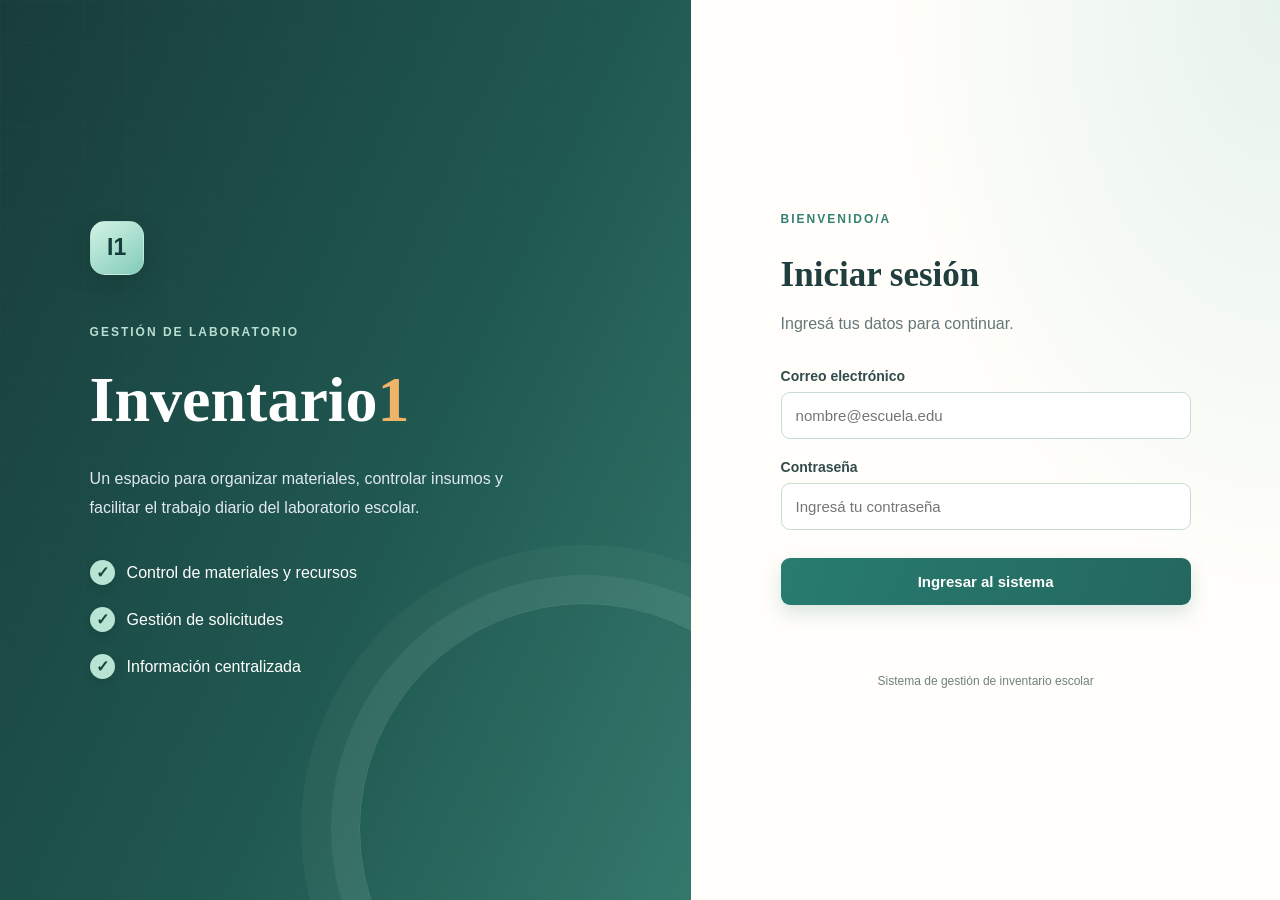
<file: index.html>
<!DOCTYPE html>
<html lang="es">
<head>
	<meta charset="UTF-8">
	<meta name="viewport" content="width=device-width, initial-scale=1.0">
	<meta http-equiv="refresh" content="0; url=login.html">
	<title>Inventario1</title>
</head>
<body>
	<p>Redirigiendo al <a href="login.html">inicio de sesión</a>...</p>
	<script>
		window.location.replace('login.html');
	</script>
</body>
</html>
</file>
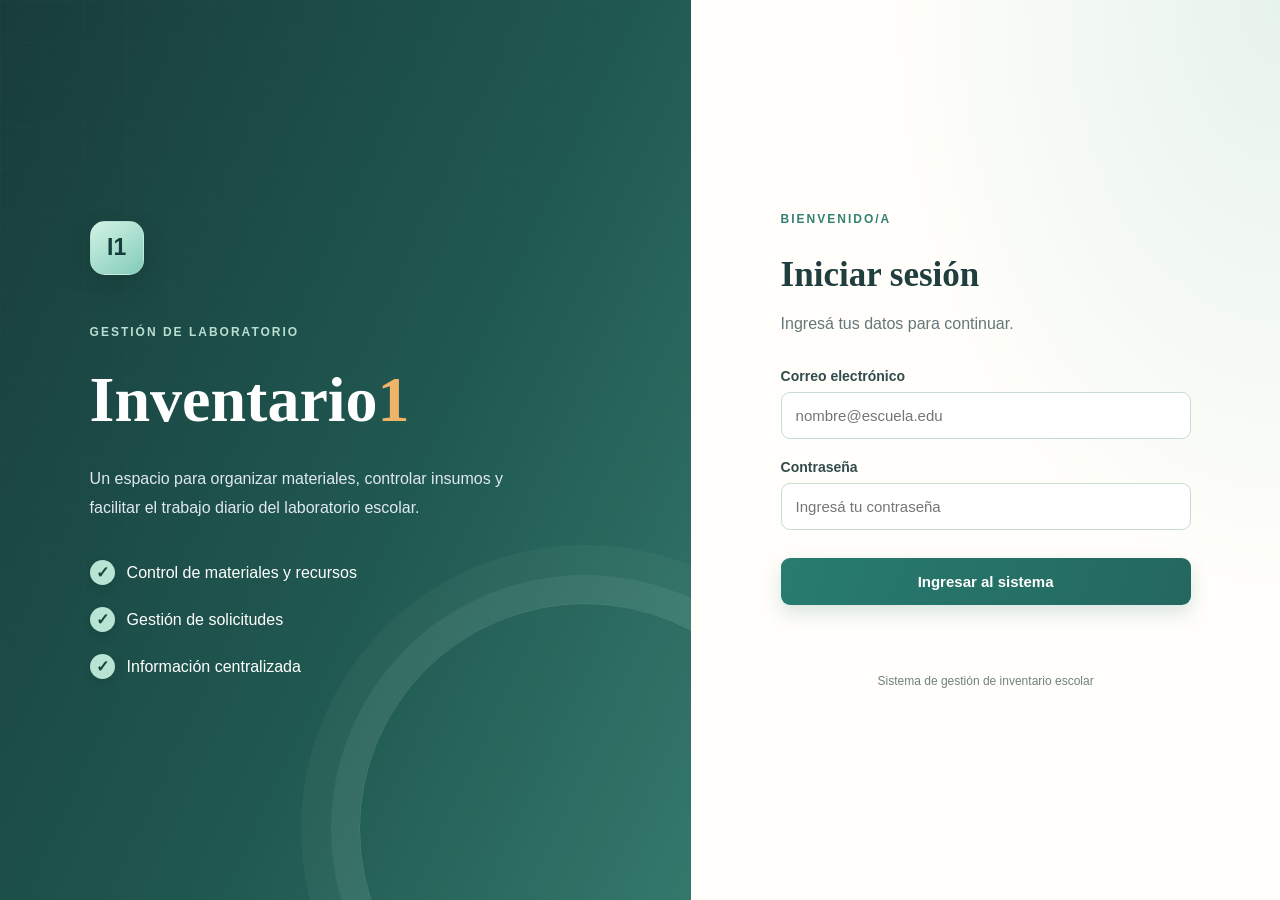
<file: administrador.html>
<!DOCTYPE html>
<html lang="es">
<head>
    <meta charset="UTF-8">
    <meta name="viewport" content="width=device-width, initial-scale=1.0">
    <title>Administrador | Inventario1</title>
    <link rel="stylesheet" href="css/administrador.css">
</head>
<body>
    <aside class="sidebar">
        <a class="logo" href="administrador.html">
            <span class="logo-icono">I1</span>
            <span>Inventario<span class="logo-numero">1</span></span>
        </a>

        <p class="menu-titulo">MENÚ PRINCIPAL</p>

        
           
    <nav>
            <a class="nav-link activo" href="administrador.html">
                <span>▦</span> Panel principal
            </a>

            <a class="nav-link" href="materiales.html">
                <span>▤</span> Materiales
            </a>

            <a class="nav-link" href="categorias.html">
                <span>▧</span> Categorías
            </a>

            <a class="nav-link" href="ubicaciones.html">
                <span>⌖</span> Ubicaciones
            </a>

            <a class="nav-link" href="solicitudes.html">
                <span>⇄</span> Solicitudes
            </a>

            <a class="nav-link" href="reportes.html">
                <span>▥</span> Reportes
            </a>

            <a class="nav-link" href="usuarios.html">
                <span>♙</span> Usuarios
            </a>
</nav>


        <div class="sidebar-pie">
            <p>Inventario1</p>
            <small>Gestión de laboratorio escolar</small>
            <button id="btnCerrarSesion" type="button">Cerrar sesión</button>
        </div>
    </aside>

    <main class="contenido">
        <header class="encabezado">
            <div>
                <p class="ruta">INVENTARIO / PANEL PRINCIPAL</p>
                <h1>Panel de administración</h1>
                <p class="descripcion">
                    Resumen y acceso a las herramientas del laboratorio.
                </p>
            </div>

            <div class="perfil">
                <div class="avatar">A</div>
                <div>
                    <strong>Administrador</strong>
                    <small>Vista de demostración</small>
                </div>
            </div>
        </header>

        <section class="aviso">
            <strong>Interfaz en desarrollo</strong>
            <p>
                Los indicadores son ilustrativos. El panel todavía no
                está conectado a la autenticación ni a todos los módulos.
            </p>
        </section>

        <section class="indicadores">
            <article class="tarjeta">
                <span class="tarjeta-icono">▤</span>
                <p>Materiales registrados</p>
                <h2>—</h2>
                <small>Esperando conexión con la API</small>
            </article>

            <article class="tarjeta">
                <span class="tarjeta-icono verde">⇄</span>
                <p>Solicitudes pendientes</p>
                <h2>—</h2>
                <small>Esperando conexión con la API</small>
            </article>

            <article class="tarjeta">
                <span class="tarjeta-icono naranja">!</span>
                <p>Materiales con bajo stock</p>
                <h2>—</h2>
                <small>Esperando conexión con la API</small>
            </article>
        </section>

        <section class="seccion">
            <div class="seccion-cabecera">
                <div>
                    <h2>Gestión del inventario</h2>
                    <p>Accedé rápidamente a las principales funciones.</p>
                </div>
            </div>

            <div class="acciones">
                <a class="accion" href="materiales.html">
                    <span class="accion-icono">▤</span>
                    <strong>Consultar materiales</strong>
                    <small>Buscar por nombre, categoría o código.</small>
                    <span class="accion-enlace">Abrir inventario →</span>
                </a>

                <a class="accion" href="materiales.html">
                    <span class="accion-icono verde">＋</span>
                    <strong>Registrar materiales</strong>
                    <small>Próximamente: alta de materiales.</small>
                    <span class="accion-enlace">Ir al inventario →</span>
                </a>

                <a class="accion" href="solicitudes.html">
                    <span class="accion-icono naranja">⇄</span>
                    <strong>Solicitudes de insumos</strong>
                    <small>Consultar y gestionar pedidos.</small>
                    <span class="accion-enlace">Ver solicitudes →</span>
                </a>

                <a class="accion" href="reportes.html">
                    <span class="accion-icono violeta">▥</span>
                    <strong>Reportes</strong>
                    <small>Preparar informes del inventario.</small>
                    <span class="accion-enlace">Ver reportes →</span>
                </a>
            </div>
        </section>

        <footer>
            Inventario1 · Sistema de gestión de laboratorio escolar
        </footer>
    </main>
    <script src="js/app.js"></script>
</body>
</html>
</file>
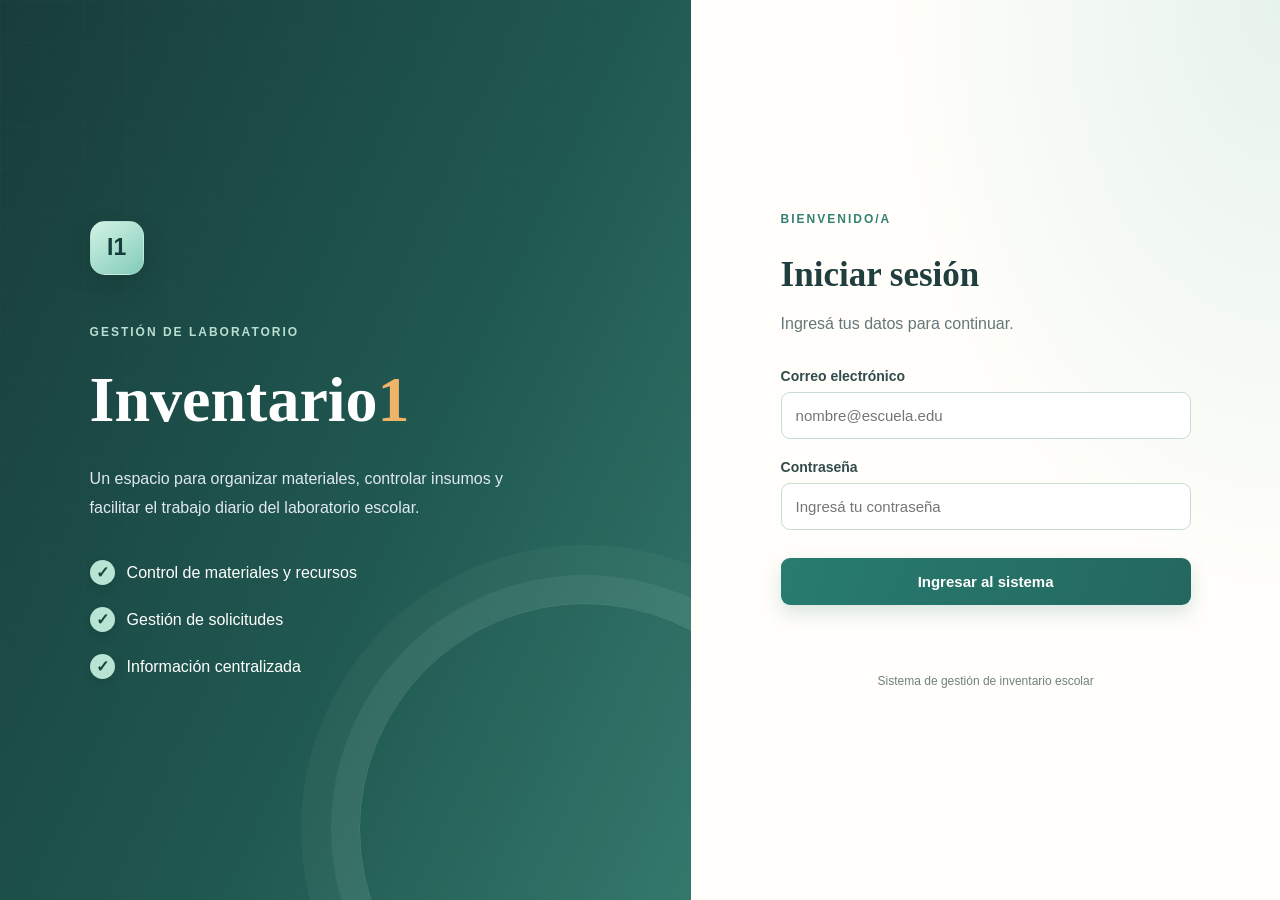
<file: docente.html>
<!DOCTYPE html>
<html lang="es">
<head>
    <meta charset="UTF-8">
    <meta name="viewport" content="width=device-width, initial-scale=1.0">
    <title>Inventario de Laboratorio</title>
    <link rel="stylesheet" href="css/docente.css">
</head>
<body>

    <header class="encabezado">
        <div class="encabezado-contenido">
            <div>
                <h1>Inventario de Laboratorio</h1>
                <p>Gestión de materiales y equipos</p>
            </div>

            <button id="btnCerrarSesion" type="button" class="btn-cerrar">
                Cerrar sesión
            </button>
        </div>
    </header>

    <main class="contenedor">

        <!-- SECCIÓN 1: INVENTARIO -->
        <section class="panel">
            <div class="titulo-panel">
                <div>
                    <h2>Materiales disponibles</h2>
                    <p>Consultá los elementos registrados en el laboratorio.</p>
                </div>

                <button id="btnActualizar" type="button">
                    Actualizar listado
                </button>
            </div>

            <label for="buscarMaterial">Buscar material</label>
            <input
                type="search"
                id="buscarMaterial"
                placeholder="Escribí el nombre de un material..."
            >

            <p id="mensaje" role="status">Cargando materiales...</p>

            <div class="tabla-contenedor">
                <table>
                    <thead>
                        <tr>
                            <th>Código</th>
                            <th>Nombre</th>
                            <th>Descripción</th>
                            <th>Cantidad</th>
                            <th>Estado</th>
                            <th>Categoría</th>
                            <th>Ubicación</th>
                        </tr>
                    </thead>
                    <tbody id="tablaMateriales"></tbody>
                </table>
            </div>
        </section>

        <!-- SECCIÓN 2: NUEVA SOLICITUD -->
        <section class="panel panel-solicitud">

            <div class="titulo-panel">
                <div>
                    <h2>Nueva solicitud de materiales</h2>
                    <p>Seleccioná los elementos que necesitás para trabajar.</p>
                </div>
            </div>

            <form id="formSolicitud" class="form-solicitud">

                <div class="campo">
                    <label for="materialSolicitud">Material</label>
                    <select id="materialSolicitud" required>
                        <option value="">Seleccioná un material</option>
                    </select>
                </div>

                <div class="campo">
                    <label for="cantidadSolicitud">Cantidad solicitada</label>
                    <input
                        type="number"
                        id="cantidadSolicitud"
                        min="1"
                        placeholder="Ingresá una cantidad"
                        required
                    >
                </div>

                <div class="campo campo-boton">
                    <button type="submit">Agregar material</button>
                </div>

            </form>

            <div class="subtitulo">
                <h3>Materiales seleccionados</h3>
                <p>Revisá los materiales antes de enviar la solicitud.</p>
            </div>

            <div class="tabla-contenedor">
                <table class="tabla-detalles">
                    <thead>
                        <tr>
                            <th>Material</th>
                            <th>Stock disponible</th>
                            <th>Cantidad solicitada</th>
                            <th>Acción</th>
                        </tr>
                    </thead>
                    <tbody id="tablaDetalleSolicitud"></tbody>
                </table>
            </div>

            <div class="campo observaciones">
                <label for="observacionesSolicitud">Observaciones</label>
                <textarea
                    id="observacionesSolicitud"
                    rows="3"
                    placeholder="Escribí alguna aclaración (opcional)"
                ></textarea>
            </div>

            <div class="acciones-solicitud">
                <button type="button" id="btnEnviarSolicitud">
                    Enviar solicitud
                </button>
            </div>

            <p id="mensajeSolicitud" role="status"></p>

        </section>

    </main>

    <script src="js/docente.js" defer></script>
    <script src="js/app.js" defer></script>
    <script src="js/solicitudes-docente.js" defer></script>

</body>
</html>
</file>
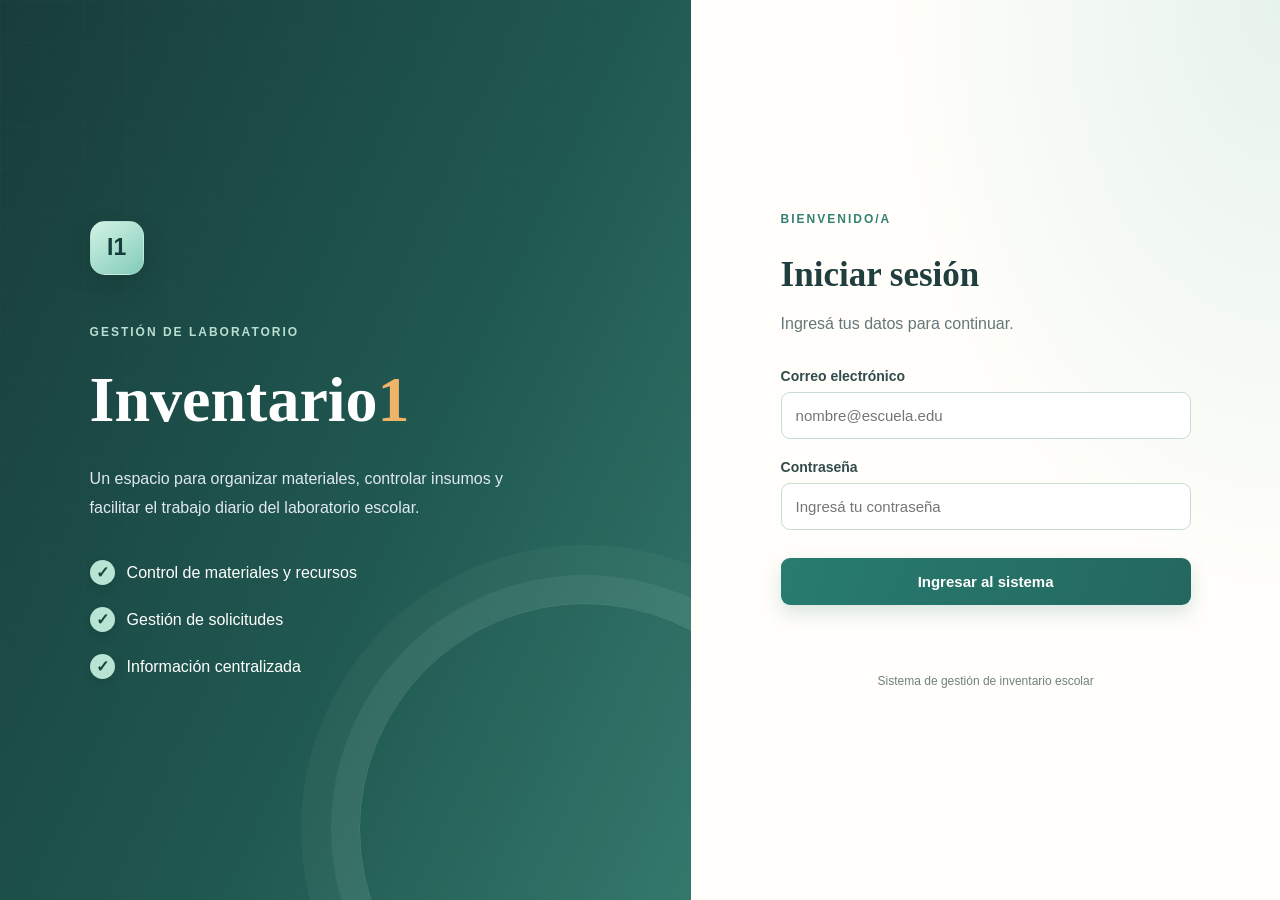
<file: login.html>
<!DOCTYPE html>
<html lang="es">
<head>
    <meta charset="UTF-8">
    <meta name="viewport" content="width=device-width, initial-scale=1.0">
    <title>Ingresar | Inventario1</title>
    <link rel="stylesheet" href="css/login.css">
</head>
<body>
    <main class="login-contenedor">
        <section class="login-presentacion">
            <div class="marca">I1</div>
            <p class="etiqueta">GESTIÓN DE LABORATORIO</p>
            <h1>Inventario<span>1</span></h1>
            <p class="descripcion">
                Un espacio para organizar materiales, controlar insumos
                y facilitar el trabajo diario del laboratorio escolar.
            </p>
            <div class="detalle">
                <span class="detalle-icono">✓</span>
                Control de materiales y recursos
            </div>
            <div class="detalle">
                <span class="detalle-icono">✓</span>
                Gestión de solicitudes
            </div>
            <div class="detalle">
                <span class="detalle-icono">✓</span>
                Información centralizada
            </div>
        </section>

        <section class="login-formulario">
            <div class="formulario-contenido">
                <p class="bienvenida">BIENVENIDO/A</p>
                <h2>Iniciar sesión</h2>
                <p class="subtitulo">
                    Ingresá tus datos para continuar.
                </p>

                <form id="formLogin" autocomplete="off">
                    <label for="email">Correo electrónico</label>
                    <input
                        type="email"
                        id="email"
                        name="email"
                        placeholder="nombre@escuela.edu"
                        autocomplete="off"
                        required
                    >

                    <label for="contrasena">Contraseña</label>
                    <input
                        type="password"
                        id="contrasena"
                        name="contrasena"
                        placeholder="Ingresá tu contraseña"
                        autocomplete="new-password"
                        required
                    >

                    <button type="submit">Ingresar al sistema</button>
                    <p id="mensaje" role="status" aria-live="polite"></p>
                </form>

                <p class="pie-formulario">
                    Sistema de gestión de inventario escolar
                </p>
            </div>
        </section>
    </main>

    <script src="js/login.js"></script>
</body>
</html>
</file>
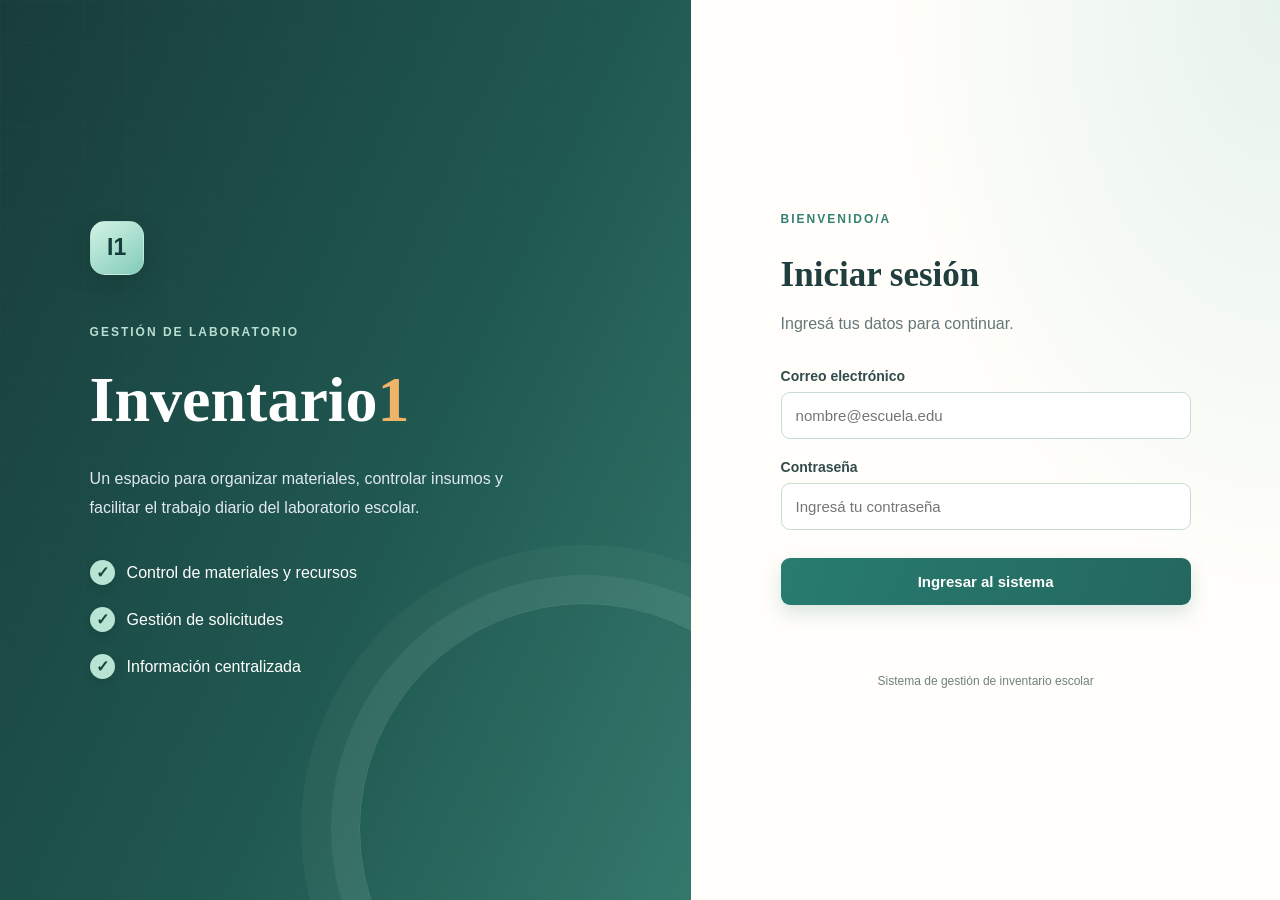
<file: materiales.html>
<!DOCTYPE html>
<html lang="es">
<head>
    <meta charset="UTF-8">
    <meta name="viewport" content="width=device-width, initial-scale=1.0">
    <title>Gestión de materiales | Inventario1</title>
    <link rel="stylesheet" href="css/administrador.css">
    <link rel="stylesheet" href="css/materiales.css">
    <script src="js/app.js" defer></script>
    <script src="js/materiales.js" defer></script>
</head>
<body>

    <header class="encabezado-materiales">
        <div>
            <h1>Gestión de materiales</h1>
            <p>Administración del inventario del laboratorio</p>
        </div>

        <button id="btnCerrarSesion" type="button">
            Cerrar sesión
        </button>
    </header>

    <main class="contenedor-materiales">

        <section class="panel-materiales">
            <div class="titulo-seccion">
                <div>
                    <h2>Registrar material</h2>
                    <p>Completá los datos para incorporar un nuevo elemento.</p>
                </div>
            </div>

            <form id="formMaterial">
                <input type="hidden" id="id_material">

                <div class="campos-formulario">
                    <div>
                        <label for="nombre">Nombre</label>
                        <input type="text" id="nombre" required>
                    </div>

                    <div>
                        <label for="descripcion">Descripción</label>
                        <input type="text" id="descripcion">
                    </div>

                    <div>
                        <label for="cantidad">Cantidad</label>
                        <input type="number" id="cantidad" min="0" required>
                    </div>

                    <div>
                        <label for="estado">Estado</label>
                        <input type="text" id="estado" required>
                    </div>

                    <div>
                        <label for="id_categoria">Categoría</label>
                        <select id="id_categoria" required>
                            <option value="">Seleccionar categoría</option>
                        </select>
                    </div>

                    <div>
                        <label for="id_ubicacion">Ubicación</label>
                        <select id="id_ubicacion" required>
                            <option value="">Seleccionar ubicación</option>
                        </select>
                    </div>
                </div>

                <div class="acciones-formulario">
                    <button type="submit" id="btnGuardar">
                        Registrar material
                    </button>

                    <button type="button" id="btnCancelar" hidden>
                        Cancelar edición
                    </button>
                </div>

                <p id="mensajeFormulario" role="status"></p>
            </form>
        </section>

        <section class="panel-materiales">
            <div class="titulo-seccion">
                <div>
                    <h2>Materiales registrados</h2>
                    <p>Consultá y administrá los elementos del laboratorio.</p>
                </div>

                <button type="button" id="btnActualizar">
                    Actualizar listado
                </button>
            </div>

            <div class="tabla-contenedor">
                <table>
                    <thead>
                        <tr>
                            <th>Código</th>
                            <th>Nombre</th>
                            <th>Descripción</th>
                            <th>Cantidad</th>
                            <th>Estado</th>
                            <th>Categoría</th>
                            <th>Ubicación</th>
                            <th>Acciones</th>
                        </tr>
                    </thead>

                    <tbody id="tablaMateriales"></tbody>
                </table>
            </div>

            <p id="mensajeListado" role="status"></p>
        </section>

    </main>

</body>
</html>
</file>
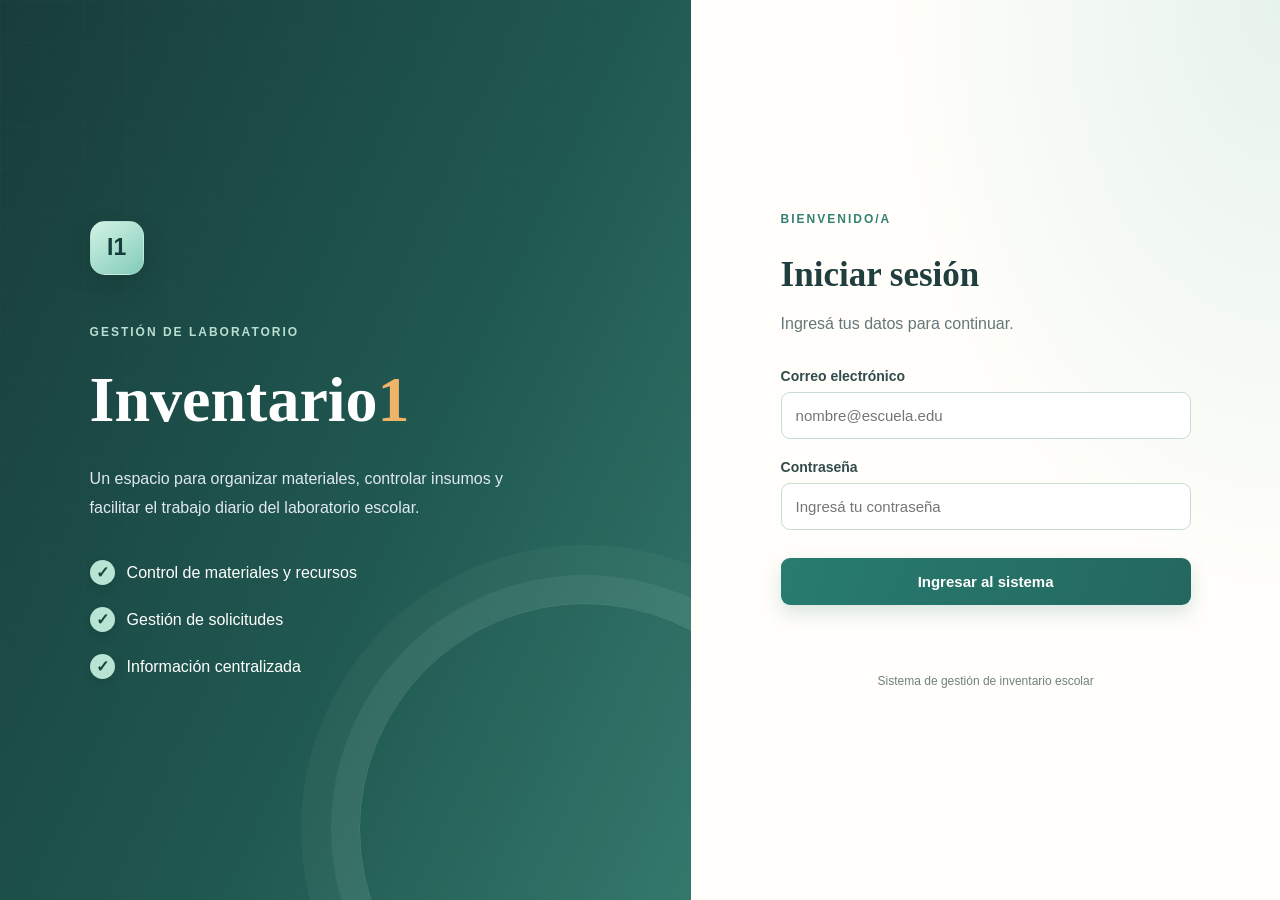
<file: reportes.html>
<!DOCTYPE html>
<html lang="es">
<head>
    <meta charset="UTF-8">
    <meta name="viewport" content="width=device-width, initial-scale=1.0">
    <title>Reportes | Inventario1</title>
    <link rel="stylesheet" href="css/reportes.css">
</head>
<body>

    <aside class="sidebar">
        <a class="logo" href="#" id="linkInicio">
            <span class="logo-icono">I1</span>
            <span>Inventario<span class="logo-numero">1</span></span>
        </a>

        <p class="menu-titulo">MENÚ PRINCIPAL</p>

        <nav id="menuNavegacion">
            <!-- Se completa según el rol -->
        </nav>

        <div class="sidebar-pie">
            <p>Inventario1</p>
            <small>Gestión de laboratorio escolar</small>
            <button id="btnCerrarSesion" type="button">Cerrar sesión</button>
        </div>
    </aside>

    <main class="contenido">

        <header class="encabezado">
            <div>
                <p class="ruta">INVENTARIO / REPORTES</p>
                <h1>Reportes</h1>
                <p class="descripcion">
                    Registro y seguimiento de problemas relacionados con los materiales.
                </p>
            </div>

            <div class="perfil">
                <div class="avatar" id="avatarUsuario">U</div>
                <div>
                    <strong id="nombreUsuario">Usuario</strong>
                    <small id="rolUsuario">Rol</small>
                </div>
            </div>
        </header>

        <section class="seccion">
            <div class="seccion-cabecera">
                <div>
                    <h2>Registrar un reporte</h2>
                    <p>Informá problemas o inconvenientes detectados en el laboratorio.</p>
                </div>
            </div>

            <form id="formReporte" class="formulario">

                <div class="campo">
                    <label for="tipo_problema">Tipo de problema</label>
                    <select id="tipo_problema" required>
                        <option value="">Seleccionar tipo</option>
                        <option value="Rotura">Rotura</option>
                        <option value="Faltante">Faltante</option>
                        <option value="Deterioro">Deterioro</option>
                        <option value="Mal funcionamiento">Mal funcionamiento</option>
                        <option value="Otro">Otro</option>
                    </select>
                </div>

                <div class="campo">
                    <label for="id_material">Material relacionado</label>
                    <select id="id_material" required>
                        <option value="">Cargando materiales...</option>
                    </select>
                </div>

                <div class="campo campo-completo">
                    <label for="descripcion">Descripción del problema</label>
                    <textarea
                        id="descripcion"
                        rows="4"
                        placeholder="Describí brevemente el problema detectado..."
                        required
                    ></textarea>
                </div>

                <div class="acciones-formulario">
                    <button type="submit" class="btn-principal">
                        Registrar reporte
                    </button>
                </div>

            </form>

            <p id="mensajeFormulario" class="mensaje"></p>
        </section>

        <section class="seccion">
            <div class="seccion-cabecera">
                <div>
                    <h2>Reportes registrados</h2>
                    <p>Consultá los problemas informados.</p>
                </div>

                <div class="filtro">
                    <label for="filtroEstado">Filtrar por estado</label>
                    <select id="filtroEstado">
                        <option value="">Todos</option>
                        <option value="Pendiente">Pendiente</option>
                        <option value="En revisión">En revisión</option>
                        <option value="Resuelto">Resuelto</option>
                    </select>
                </div>
            </div>

            <div class="tabla-contenedor">
                <table>
                    <thead>
                        <tr>
                            <th>N.º</th>
                            <th>Fecha</th>
                            <th>Tipo</th>
                            <th>Material</th>
                            <th>Usuario</th>
                            <th>Estado</th>
                            <th>Acciones</th>
                        </tr>
                    </thead>
                    <tbody id="tablaReportes">
                        <tr>
                            <td colspan="7">Cargando reportes...</td>
                        </tr>
                    </tbody>
                </table>
            </div>

            <p id="mensajeTabla" class="mensaje"></p>
        </section>

        <footer>
            Inventario1 · Sistema de gestión de laboratorio escolar
        </footer>

    </main>

    <script src="js/app.js"></script>
    <script src="js/reportes.js"></script>

</body>
</html>
</file>
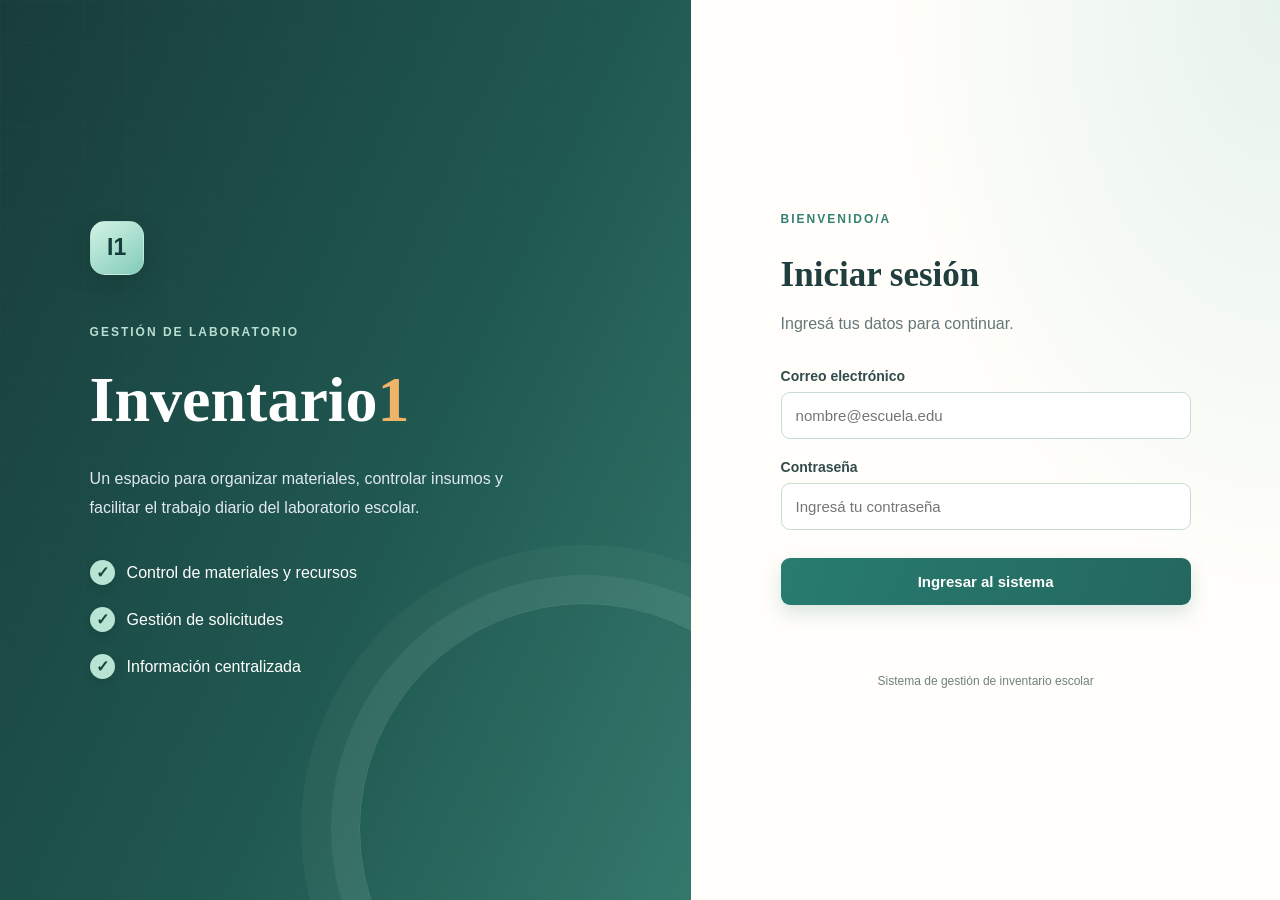
<file: solicitudes.html>
<!DOCTYPE html>
<html lang="es">
<head>
    <meta charset="UTF-8">
    <meta name="viewport" content="width=device-width, initial-scale=1.0">
    <title>Solicitudes | Inventario1</title>
    <link rel="stylesheet" href="css/solicitudes.css">
</head>
<body>

    <header class="encabezado">
        <div>
            <h1>Gestión de solicitudes</h1>
            <p>Administración de pedidos de materiales del laboratorio.</p>
        </div>

        <div class="acciones-superiores">
            <a href="administrador.html">Volver al panel</a>
            <button id="btnCerrarSesion" type="button">Cerrar sesión</button>
        </div>
    </header>

    <main class="contenedor">

        <section class="panel">
            <div class="titulo-panel">
                <div>
                    <h2>Solicitudes recibidas</h2>
                    <p>Consultá los pedidos realizados por los docentes.</p>
                </div>

                <button id="btnActualizar" type="button">
                    Actualizar listado
                </button>
            </div>

            <div class="filtros">
                <label for="filtroEstado">Filtrar por estado</label>
                <select id="filtroEstado">
                    <option value="">Todos los estados</option>
                    <option value="Pendiente">Pendiente</option>
                    <option value="Aprobada">Aprobada</option>
                    <option value="Rechazada">Rechazada</option>
                    <option value="Parcialmente entregada">Parcialmente entregada</option>
                    <option value="Entregada">Entregada</option>
                </select>
            </div>

            <p id="mensaje" role="status">Cargando solicitudes...</p>

            <div class="tabla-contenedor">
                <table>
                    <thead>
                        <tr>
                            <th>N.º</th>
                            <th>Fecha</th>
                            <th>Docente</th>
                            <th>Estado</th>
                            <th>Observaciones</th>
                            <th>Acción</th>
                        </tr>
                    </thead>
                    <tbody id="tablaSolicitudes"></tbody>
                </table>
            </div>
        </section>

        <section class="panel">
            <h2>Detalle de la solicitud</h2>

            <p id="mensajeDetalle">
                Seleccioná una solicitud para consultar sus materiales.
            </p>

            <div class="tabla-contenedor">
                <table>
                    <thead>
                        <tr>
                            <th>Material</th>
                            <th>Cantidad solicitada</th>
                            <th>Cantidad entregada</th>
                        </tr>
                    </thead>
                    <tbody id="tablaDetalles"></tbody>
                </table>
            </div>
        </section>

    </main>

    <script src="js/app.js" defer></script>
    <script src="js/solicitudes.js" defer></script>

</body>
</html>
</file>
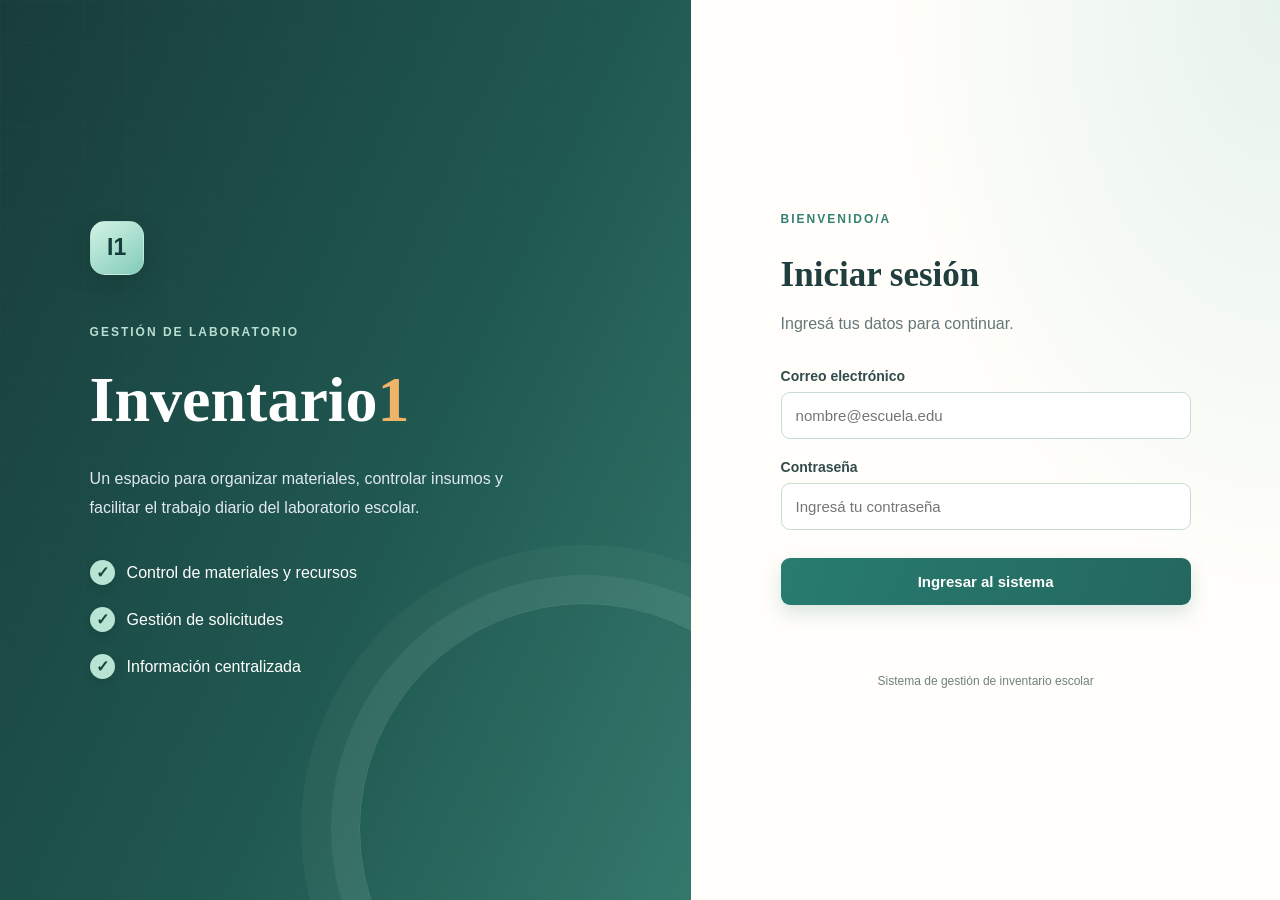
<file: usuarios.html>
```html
<!DOCTYPE html>
<html lang="es">
<head>
    <meta charset="UTF-8">
    <meta name="viewport" content="width=device-width, initial-scale=1.0">
    <title>Gestión de usuarios | Inventario1</title>

    <link rel="stylesheet" href="css/administrador.css">
    <link rel="stylesheet" href="css/materiales.css">

    <script src="js/app.js" defer></script>
    <script src="js/usuarios.js" defer></script>
</head>
<body>

    <header class="encabezado-materiales">
        <div>
            <h1>Gestión de usuarios</h1>
            <p>Administración de las cuentas del sistema</p>
        </div>

        <button id="btnCerrarSesion" type="button">Cerrar sesión</button>
    </header>

    <main class="contenedor-materiales">

        <section class="panel-materiales">
            <div class="titulo-seccion">
                <div>
                    <h2 id="tituloFormulario">Registrar usuario</h2>
                    <p>Completá los datos para crear una cuenta.</p>
                </div>
            </div>

            <form id="formUsuario" autocomplete="off">
                <input type="hidden" id="id_usuario">

                <div class="campos-formulario">

                    <div>
                        <label for="nombre">Nombre</label>
                        <input type="text" id="nombre" required>
                    </div>

                    <div>
                        <label for="apellido">Apellido</label>
                        <input type="text" id="apellido" required>
                    </div>

                    <div>
                        <label for="email">Correo electrónico</label>
                        <input
                                    type="email"
                                    id="email"
                                    name="nuevo_usuario_email"
                                    autocomplete="off"
                                    required
                                >
                    </div>

                    <div>
                        <label for="contrasena">Contraseña</label>
                        <input
                                type="password"
                                id="contrasena"
                                name="nueva_contrasena_usuario"
                                autocomplete="new-password"
                                required
                                minlength="8"
                            >
                    </div>

                    <div>
                        <label for="id_rol">Rol</label>
                        <select id="id_rol" required>
                            <option value="">Seleccionar rol</option>
                            <option value="1">Administrador</option>
                            <option value="2">Docente</option>
                        </select>
                    </div>

                </div>

                <div class="acciones-formulario">
                    <button type="submit" id="btnGuardar">
                        Registrar usuario
                    </button>

                    <button type="button" id="btnCancelar" hidden>
                        Cancelar edición
                    </button>
                </div>

                <p id="mensajeFormulario" role="status"></p>

            </form>
        </section>

        <section class="panel-materiales">

            <div class="titulo-seccion">
                <div>
                    <h2>Usuarios registrados</h2>
                    <p>Consultá y administrá las cuentas del sistema.</p>
                </div>

                <button type="button" id="btnActualizar">
                    Actualizar listado
                </button>
            </div>

            <div class="tabla-contenedor">

                <table>
                    <thead>
                        <tr>
                            <th>Código</th>
                            <th>Nombre</th>
                            <th>Apellido</th>
                            <th>Email</th>
                            <th>Rol</th>
                            <th>Acciones</th>
                        </tr>
                    </thead>

                    <tbody id="tablaUsuarios"></tbody>
                </table>

            </div>

            <p id="mensajeListado" role="status"></p>

        </section>

    </main>

</body>
</html>
</file>
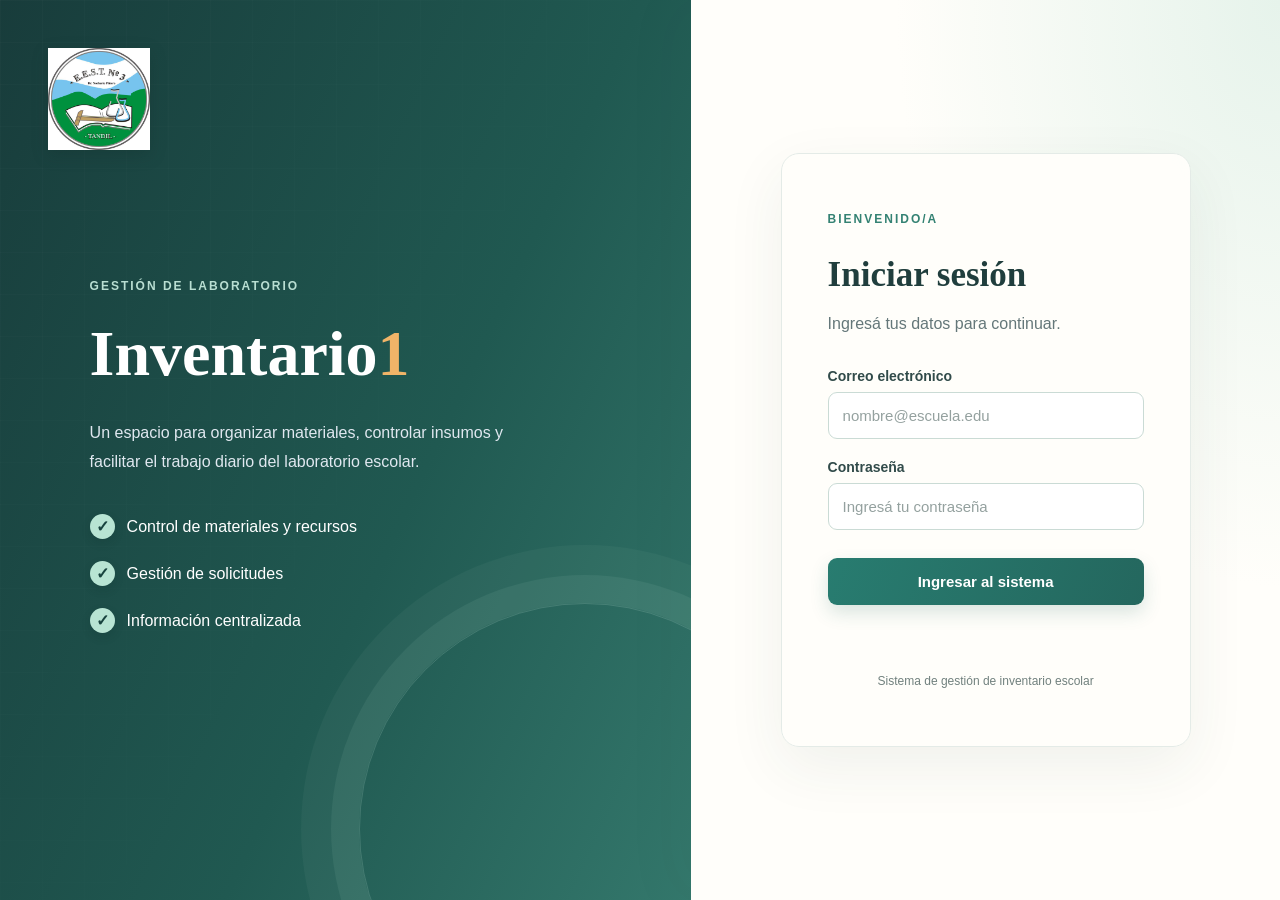
<file: Inventario1_nuevo_frontend-main/administrador.html>
<!DOCTYPE html>
<html lang="es">
<head>
    <meta charset="UTF-8">
    <meta name="viewport" content="width=device-width, initial-scale=1.0">
    <title>Administrador | Inventario</title>
    <link rel="stylesheet" href="css/administrador.css">
    <link rel="stylesheet" href="css/shared.css">
</head>
<body>
    <aside class="sidebar">
        <a class="logo" href="administrador.html">
            <span class="logo-icono">I1</span>
            <span>Inventario<span class="logo-numero">1</span></span>
        </a>

        <p class="menu-titulo">MENÚ PRINCIPAL</p>

        
           
    <nav>
            <a class="nav-link activo" href="administrador.html">
                <span>▦</span> Panel principal
            </a>

            <a class="nav-link" href="materiales.html">
                <span>▤</span> Materiales
            </a>

            <a class="nav-link" href="categorias.html">
                <span>▧</span> Categorías
            </a>

            <a class="nav-link" href="ubicaciones.html">
                <span>⌖</span> Ubicaciones
            </a>

            <a class="nav-link" href="solicitudes.html">
                <span>⇄</span> Solicitudes
            </a>

            <a class="nav-link" href="reportes.html">
                <span>▥</span> Reportes
            </a>

            <a class="nav-link" href="usuarios.html">
                <span>♙</span> Usuarios
            </a>
</nav>


        <div class="sidebar-pie">
            <p>Inventario1</p>
            <small>Gestión de laboratorio escolar</small>
            <button id="btnCerrarSesion" type="button">Cerrar sesión</button>
        </div>
    </aside>

    <main class="contenido">
        <header class="encabezado">
            <div>
                <p class="ruta">INVENTARIO / PANEL PRINCIPAL</p>
                <h1>Panel de administración</h1>
                <p class="descripcion">
                    Resumen y acceso a las herramientas del laboratorio.
                </p>
            </div>

            <div class="perfil">
                <div class="avatar">A</div>
                <div>
                    <strong>Administrador</strong>
                    <small>Vista de demostración</small>
                </div>
            </div>
        </header>


        <section class="indicadores">
            <article class="tarjeta">
                <span class="tarjeta-icono">▤</span>
                <p>Materiales registrados</p>
                <h2>—</h2>
                <small>Esperando conexión con la API</small>
            </article>

            <article class="tarjeta">
                <span class="tarjeta-icono verde">⇄</span>
                <p>Solicitudes pendientes</p>
                <h2>—</h2>
                <small>Esperando conexión con la API</small>
            </article>

            <article class="tarjeta">
                <span class="tarjeta-icono naranja">!</span>
                <p>Materiales con bajo stock</p>
                <h2>—</h2>
                <small>Esperando conexión con la API</small>
            </article>
        </section>

        <section class="seccion">
            <div class="seccion-cabecera">
                <div>
                    <h2>Gestión del inventario</h2>
                    <p>Accedé rápidamente a las principales funciones.</p>
                </div>
            </div>

            <div class="acciones">
                <a class="accion" href="materiales.html">
                    <span class="accion-icono">▤</span>
                    <strong>Consultar materiales</strong>
                    <small>Buscar por nombre, categoría o código.</small>
                    <span class="accion-enlace">Abrir inventario →</span>
                </a>

                <a class="accion" href="materiales.html">
                    <span class="accion-icono verde">＋</span>
                    <strong>Registrar materiales</strong>
                    <small>Próximamente: alta de materiales.</small>
                    <span class="accion-enlace">Ir al inventario →</span>
                </a>

                <a class="accion" href="solicitudes.html">
                    <span class="accion-icono naranja">⇄</span>
                    <strong>Solicitudes de insumos</strong>
                    <small>Consultar y gestionar pedidos.</small>
                    <span class="accion-enlace">Ver solicitudes →</span>
                </a>

                <a class="accion" href="reportes.html">
                    <span class="accion-icono violeta">▥</span>
                    <strong>Reportes</strong>
                    <small>Preparar informes del inventario.</small>
                    <span class="accion-enlace">Ver reportes →</span>
                </a>
            </div>
        </section>

        <footer>
            Inventario1 · Sistema de gestión de laboratorio escolar
        </footer>
    </main>
    <script src="js/app.js"></script>
</body>
</html>
</file>
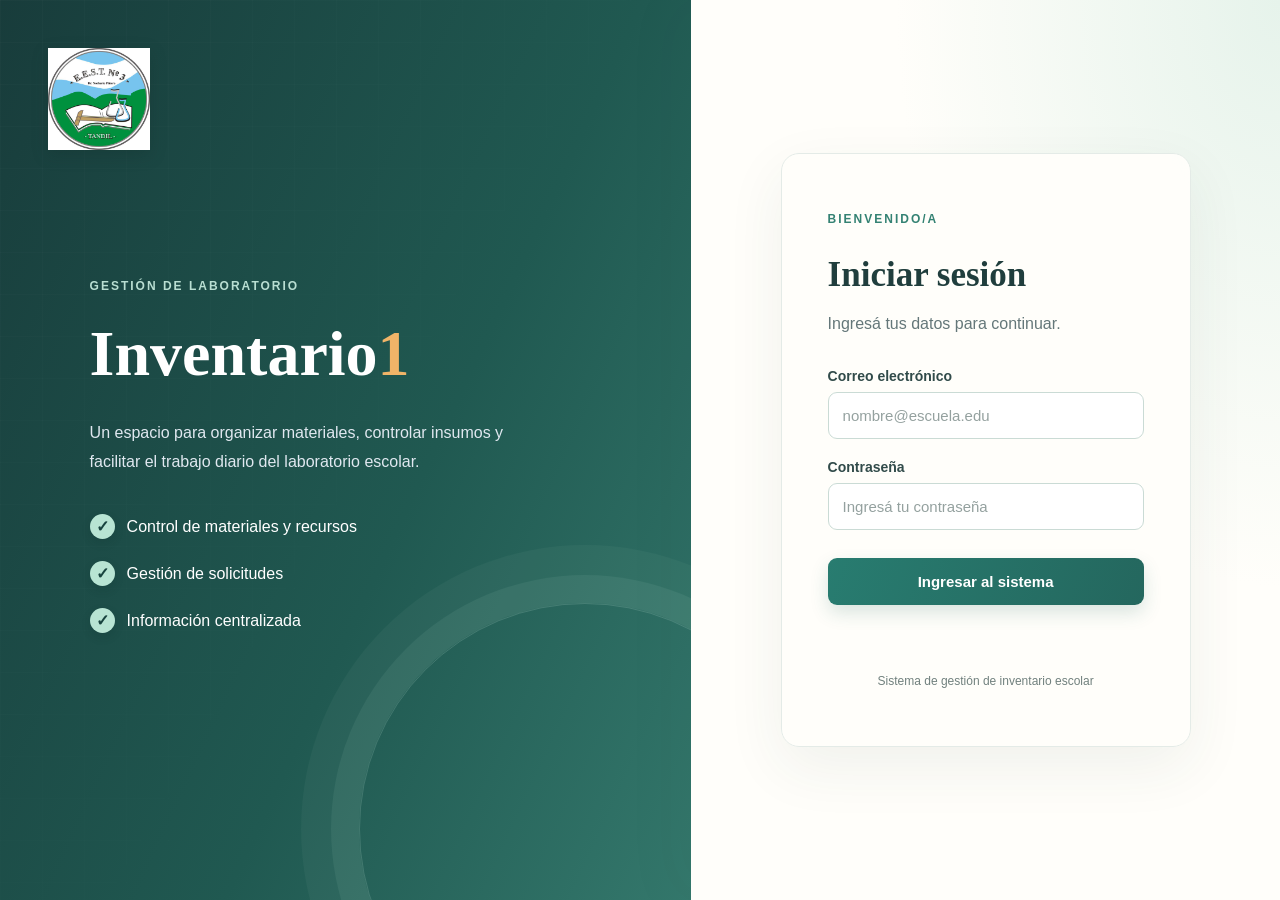
<file: Inventario1_nuevo_frontend-main/docente.html>
<!DOCTYPE html>
<html lang="es">
<head>
    <meta charset="UTF-8">
    <meta name="viewport" content="width=device-width, initial-scale=1.0">
    <title>Inventario de Laboratorio</title>
    <link rel="stylesheet" href="css/docente.css">
    <link rel="stylesheet" href="css/shared.css">
</head>
<body>

    <header class="encabezado">
        <div class="encabezado-contenido">
            <div>
                <h1>Inventario de Laboratorio</h1>
                <p>Gestión de materiales y equipos</p>
            </div>

            <button id="btnCerrarSesion" type="button" class="btn-cerrar">
                Cerrar sesión
            </button>
        </div>
    </header>

    <main class="contenedor">

        <!-- SECCIÓN 1: INVENTARIO -->
        <section class="panel">
            <div class="titulo-panel">
                <div>
                    <h2>Materiales disponibles</h2>
                    <p>Consultá los elementos registrados en el laboratorio.</p>
                </div>

                <button id="btnActualizar" type="button">
                    Actualizar listado
                </button>
            </div>

            <label for="buscarMaterial">Buscar material</label>
            <input
                type="search"
                id="buscarMaterial"
                placeholder="Escribí el nombre de un material..."
            >

            <p id="mensaje" role="status">Cargando materiales...</p>

            <div class="tabla-contenedor">
                <table>
                    <thead>
                        <tr>
                            <th>Código</th>
                            <th>Nombre</th>
                            <th>Descripción</th>
                            <th>Cantidad</th>
                            <th>Estado</th>
                            <th>Categoría</th>
                            <th>Ubicación</th>
                        </tr>
                    </thead>
                    <tbody id="tablaMateriales"></tbody>
                </table>
            </div>
        </section>

        <!-- SECCIÓN 2: NUEVA SOLICITUD -->
        <section class="panel panel-solicitud">

            <div class="titulo-panel">
                <div>
                    <h2>Nueva solicitud de materiales</h2>
                    <p>Seleccioná los elementos que necesitás para trabajar.</p>
                </div>
            </div>

            <form id="formSolicitud" class="form-solicitud">

                <div class="campo">
                    <label for="materialSolicitud">Material</label>
                    <select id="materialSolicitud" required>
                        <option value="">Seleccioná un material</option>
                    </select>
                </div>

                <div class="campo">
                    <label for="cantidadSolicitud">Cantidad solicitada</label>
                    <input
                        type="number"
                        id="cantidadSolicitud"
                        min="1"
                        placeholder="Ingresá una cantidad"
                        required
                    >
                </div>

                <div class="campo campo-boton">
                    <button type="submit">Agregar material</button>
                </div>

            </form>

            <div class="subtitulo">
                <h3>Materiales seleccionados</h3>
                <p>Revisá los materiales antes de enviar la solicitud.</p>
            </div>

            <div class="tabla-contenedor">
                <table class="tabla-detalles">
                    <thead>
                        <tr>
                            <th>Material</th>
                            <th>Stock disponible</th>
                            <th>Cantidad solicitada</th>
                            <th>Acción</th>
                        </tr>
                    </thead>
                    <tbody id="tablaDetalleSolicitud"></tbody>
                </table>
            </div>

            <div class="campo observaciones">
                <label for="observacionesSolicitud">Observaciones</label>
                <textarea
                    id="observacionesSolicitud"
                    rows="3"
                    placeholder="Escribí alguna aclaración (opcional)"
                ></textarea>
            </div>

            <div class="acciones-solicitud">
                <button type="button" id="btnEnviarSolicitud">
                    Enviar solicitud
                </button>
            </div>

            <p id="mensajeSolicitud" role="status"></p>

        </section>

    </main>

    <script src="js/docente.js" defer></script>
    <script src="js/app.js" defer></script>
    <script src="js/solicitudes-docente.js" defer></script>

</body>
</html>
</file>
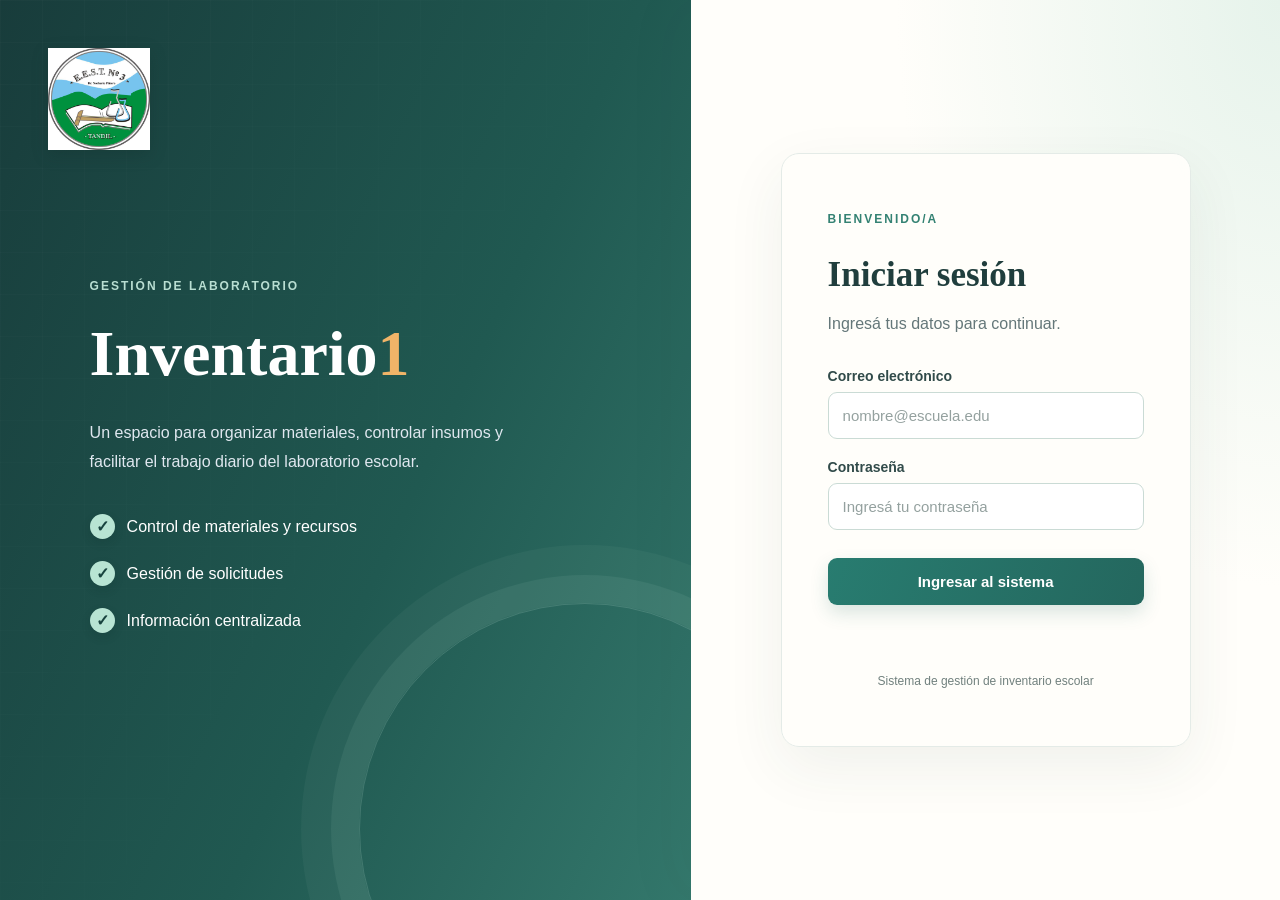
<file: Inventario1_nuevo_frontend-main/login.html>
<!DOCTYPE html>
<html lang="es">
<head>
    <meta charset="UTF-8">
    <meta name="viewport" content="width=device-width, initial-scale=1.0">
    <title>Ingresar | Inventario1</title>
    <link rel="stylesheet" href="css/login.css">
    <link rel="stylesheet" href="css/shared.css">
</head>
<body>
    <main class="login-contenedor">
        <section class="login-presentacion">
            <img class="marca" src="tec3.jpg" alt="Logo de la Escuela Técnica N.º 3">
            <p class="etiqueta">GESTIÓN DE LABORATORIO</p>
            <h1>Inventario<span>1</span></h1>
            <p class="descripcion">
                Un espacio para organizar materiales, controlar insumos
                y facilitar el trabajo diario del laboratorio escolar.
            </p>
            <div class="detalle">
                <span class="detalle-icono">✓</span>
                Control de materiales y recursos
            </div>
            <div class="detalle">
                <span class="detalle-icono">✓</span>
                Gestión de solicitudes
            </div>
            <div class="detalle">
                <span class="detalle-icono">✓</span>
                Información centralizada
            </div>
        </section>

        <section class="login-formulario">
            <div class="formulario-contenido">
                <p class="bienvenida">BIENVENIDO/A</p>
                <h2>Iniciar sesión</h2>
                <p class="subtitulo">
                    Ingresá tus datos para continuar.
                </p>

                <form id="formLogin" autocomplete="off">
                    <label for="email">Correo electrónico</label>
                    <input
                        type="email"
                        id="email"
                        name="email"
                        placeholder="nombre@escuela.edu"
                        autocomplete="off"
                        required
                    >

                    <label for="contrasena">Contraseña</label>
                    <input
                        type="password"
                        id="contrasena"
                        name="contrasena"
                        placeholder="Ingresá tu contraseña"
                        autocomplete="new-password"
                        required
                    >

                    <button type="submit">Ingresar al sistema</button>
                    <p id="mensaje" role="status" aria-live="polite"></p>
                </form>

                <p class="pie-formulario">
                    Sistema de gestión de inventario escolar
                </p>
            </div>
        </section>
    </main>

    <script src="js/login.js"></script>
</body>
</html>
</file>
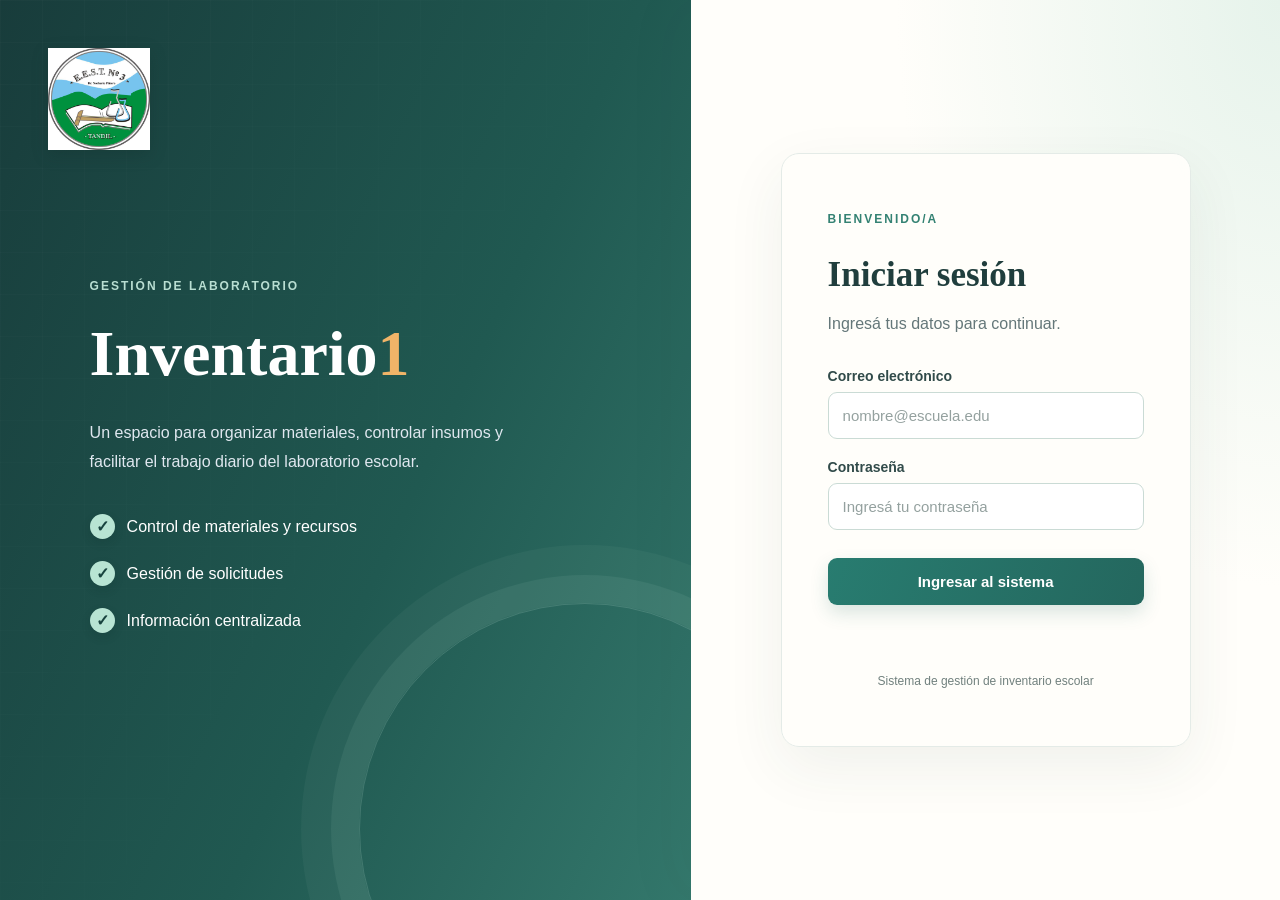
<file: Inventario1_nuevo_frontend-main/materiales.html>
<!DOCTYPE html>
<html lang="es">
<head>
    <meta charset="UTF-8">
    <meta name="viewport" content="width=device-width, initial-scale=1.0">
    <title>Gestión de materiales | Inventario1</title>
    <link rel="stylesheet" href="css/administrador.css">
    <link rel="stylesheet" href="css/materiales.css">
    <link rel="stylesheet" href="css/shared.css">
    <script src="js/app.js" defer></script>
    <script src="js/materiales.js" defer></script>
</head>
<body>

    <header class="encabezado-materiales">
        <div>
            <h1>Gestión de materiales</h1>
            <p>Administración del inventario del laboratorio</p>
        </div>

        <button id="btnCerrarSesion" type="button">
            Cerrar sesión
        </button>
    </header>

    <main class="contenedor-materiales">

        <section class="panel-materiales">
            <div class="titulo-seccion">
                <div>
                    <h2>Registrar material</h2>
                    <p>Completá los datos para incorporar un nuevo elemento.</p>
                </div>
            </div>

            <form id="formMaterial">
                <input type="hidden" id="id_material">

                <div class="campos-formulario">
                    <div>
                        <label for="nombre">Nombre</label>
                        <input type="text" id="nombre" required>
                    </div>

                    <div>
                        <label for="descripcion">Descripción</label>
                        <input type="text" id="descripcion">
                    </div>

                    <div>
                        <label for="cantidad">Cantidad</label>
                        <input type="number" id="cantidad" min="0" required>
                    </div>

                    <div>
                        <label for="estado">Estado</label>
                        <input type="text" id="estado" required>
                    </div>

                    <div>
                        <label for="id_categoria">Categoría</label>
                        <select id="id_categoria" required>
                            <option value="">Seleccionar categoría</option>
                        </select>
                    </div>

                    <div>
                        <label for="id_ubicacion">Ubicación</label>
                        <select id="id_ubicacion" required>
                            <option value="">Seleccionar ubicación</option>
                        </select>
                    </div>
                </div>

                <div class="acciones-formulario">
                    <button type="submit" id="btnGuardar">
                        Registrar material
                    </button>

                    <button type="button" id="btnCancelar" hidden>
                        Cancelar edición
                    </button>
                </div>

                <p id="mensajeFormulario" role="status"></p>
            </form>
        </section>

        <section class="panel-materiales">
            <div class="titulo-seccion">
                <div>
                    <h2>Materiales registrados</h2>
                    <p>Consultá y administrá los elementos del laboratorio.</p>
                </div>

                <button type="button" id="btnActualizar">
                    Actualizar listado
                </button>
            </div>

            <div class="tabla-contenedor">
                <table>
                    <thead>
                        <tr>
                            <th>Código</th>
                            <th>Nombre</th>
                            <th>Descripción</th>
                            <th>Cantidad</th>
                            <th>Estado</th>
                            <th>Categoría</th>
                            <th>Ubicación</th>
                            <th>Acciones</th>
                        </tr>
                    </thead>

                    <tbody id="tablaMateriales"></tbody>
                </table>
            </div>

            <p id="mensajeListado" role="status"></p>
        </section>

    </main>

</body>
</html>
</file>
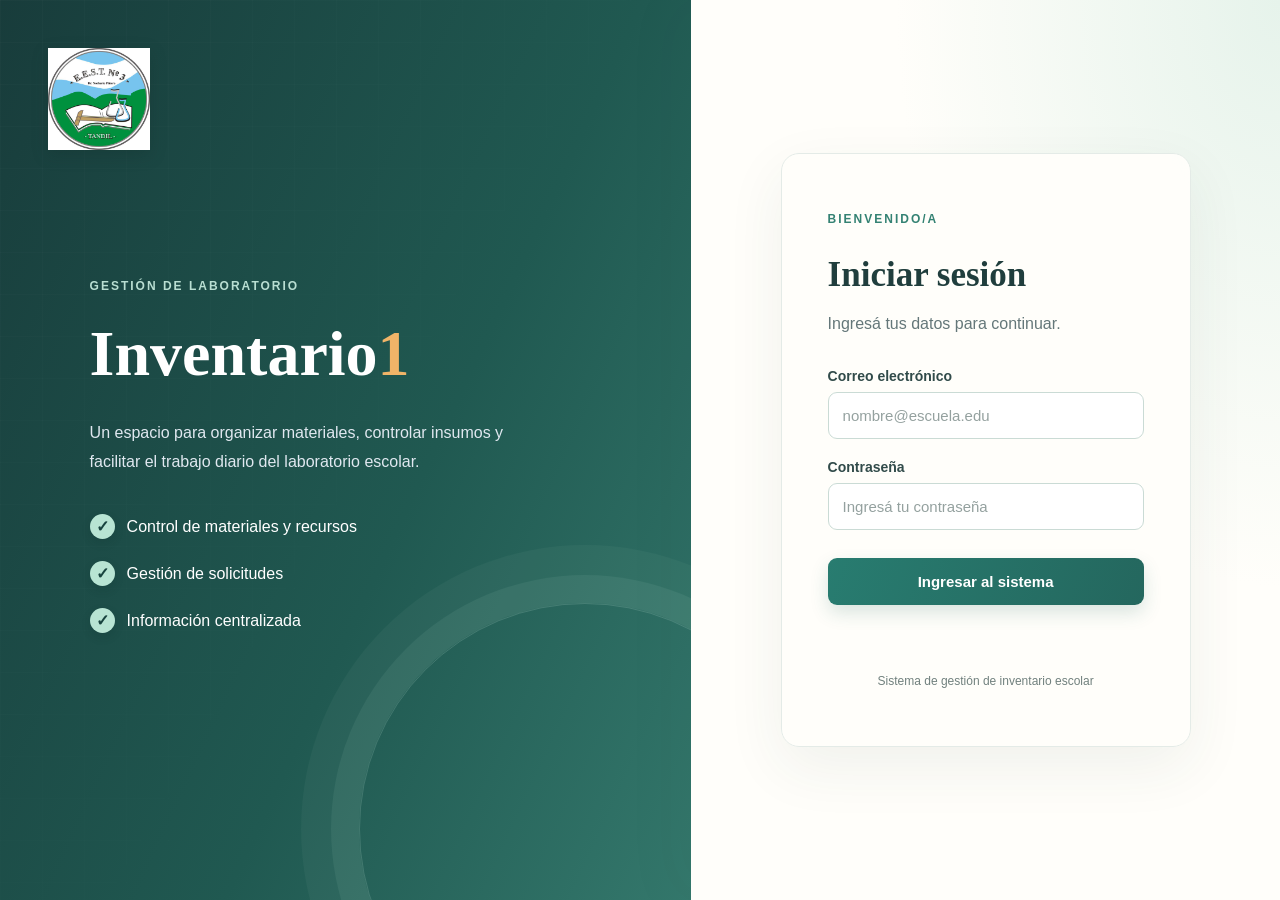
<file: Inventario1_nuevo_frontend-main/reportes.html>
<!DOCTYPE html>
<html lang="es">
<head>
    <meta charset="UTF-8">
    <meta name="viewport" content="width=device-width, initial-scale=1.0">
    <title>Reportes | Inventario1</title>
    <link rel="stylesheet" href="css/reportes.css">
    <link rel="stylesheet" href="css/shared.css">
</head>
<body>

    <aside class="sidebar">
        <a class="logo" href="#" id="linkInicio">
            <span class="logo-icono">I1</span>
            <span>Inventario<span class="logo-numero"></span></span>
        </a>

        <p class="menu-titulo">MENÚ PRINCIPAL</p>

        <nav id="menuNavegacion">
            <!-- Se completa según el rol -->
        </nav>

        <div class="sidebar-pie">
            <p>Inventario1</p>
            <small>Gestión de laboratorio escolar</small>
            <button id="btnCerrarSesion" type="button">Cerrar sesión</button>
        </div>
    </aside>

    <main class="contenido">

        <header class="encabezado">
            <div>
                <p class="ruta">INVENTARIO / REPORTES</p>
                <h1>Reportes</h1>
                <p class="descripcion">
                    Registro y seguimiento de problemas relacionados con los materiales.
                </p>
            </div>

            <div class="perfil">
                <div class="avatar" id="avatarUsuario">U</div>
                <div>
                    <strong id="nombreUsuario">Usuario</strong>
                    <small id="rolUsuario">Rol</small>
                </div>
            </div>
        </header>

        <section class="seccion">
            <div class="seccion-cabecera">
                <div>
                    <h2>Registrar un reporte</h2>
                    <p>Informá problemas o inconvenientes detectados en el laboratorio.</p>
                </div>
            </div>

            <form id="formReporte" class="formulario">

                <div class="campo">
                    <label for="tipo_problema">Tipo de problema</label>
                    <select id="tipo_problema" required>
                        <option value="">Seleccionar tipo</option>
                        <option value="Rotura">Rotura</option>
                        <option value="Faltante">Faltante</option>
                        <option value="Deterioro">Deterioro</option>
                        <option value="Mal funcionamiento">Mal funcionamiento</option>
                        <option value="Otro">Otro</option>
                    </select>
                </div>

                <div class="campo">
                    <label for="id_material">Material relacionado</label>
                    <select id="id_material" required>
                        <option value="">Cargando materiales...</option>
                    </select>
                </div>

                <div class="campo campo-completo">
                    <label for="descripcion">Descripción del problema</label>
                    <textarea
                        id="descripcion"
                        rows="4"
                        placeholder="Describí brevemente el problema detectado..."
                        required
                    ></textarea>
                </div>

                <div class="acciones-formulario">
                    <button type="submit" class="btn-principal">
                        Registrar reporte
                    </button>
                </div>

            </form>

            <p id="mensajeFormulario" class="mensaje"></p>
        </section>

        <section class="seccion">
            <div class="seccion-cabecera">
                <div>
                    <h2>Reportes registrados</h2>
                    <p>Consultá los problemas informados.</p>
                </div>

                <div class="filtro">
                    <label for="filtroEstado">Filtrar por estado</label>
                    <select id="filtroEstado">
                        <option value="">Todos</option>
                        <option value="Pendiente">Pendiente</option>
                        <option value="En revisión">En revisión</option>
                        <option value="Resuelto">Resuelto</option>
                    </select>
                </div>
            </div>

            <div class="tabla-contenedor">
                <table>
                    <thead>
                        <tr>
                            <th>N.º</th>
                            <th>Fecha</th>
                            <th>Tipo</th>
                            <th>Material</th>
                            <th>Usuario</th>
                            <th>Estado</th>
                            <th>Acciones</th>
                        </tr>
                    </thead>
                    <tbody id="tablaReportes">
                        <tr>
                            <td colspan="7">Cargando reportes...</td>
                        </tr>
                    </tbody>
                </table>
            </div>

            <p id="mensajeTabla" class="mensaje"></p>
        </section>

        <footer>
            Inventario1 · Sistema de gestión de laboratorio escolar
        </footer>

    </main>

    <script src="js/app.js"></script>
    <script src="js/reportes.js"></script>

</body>
</html>
</file>
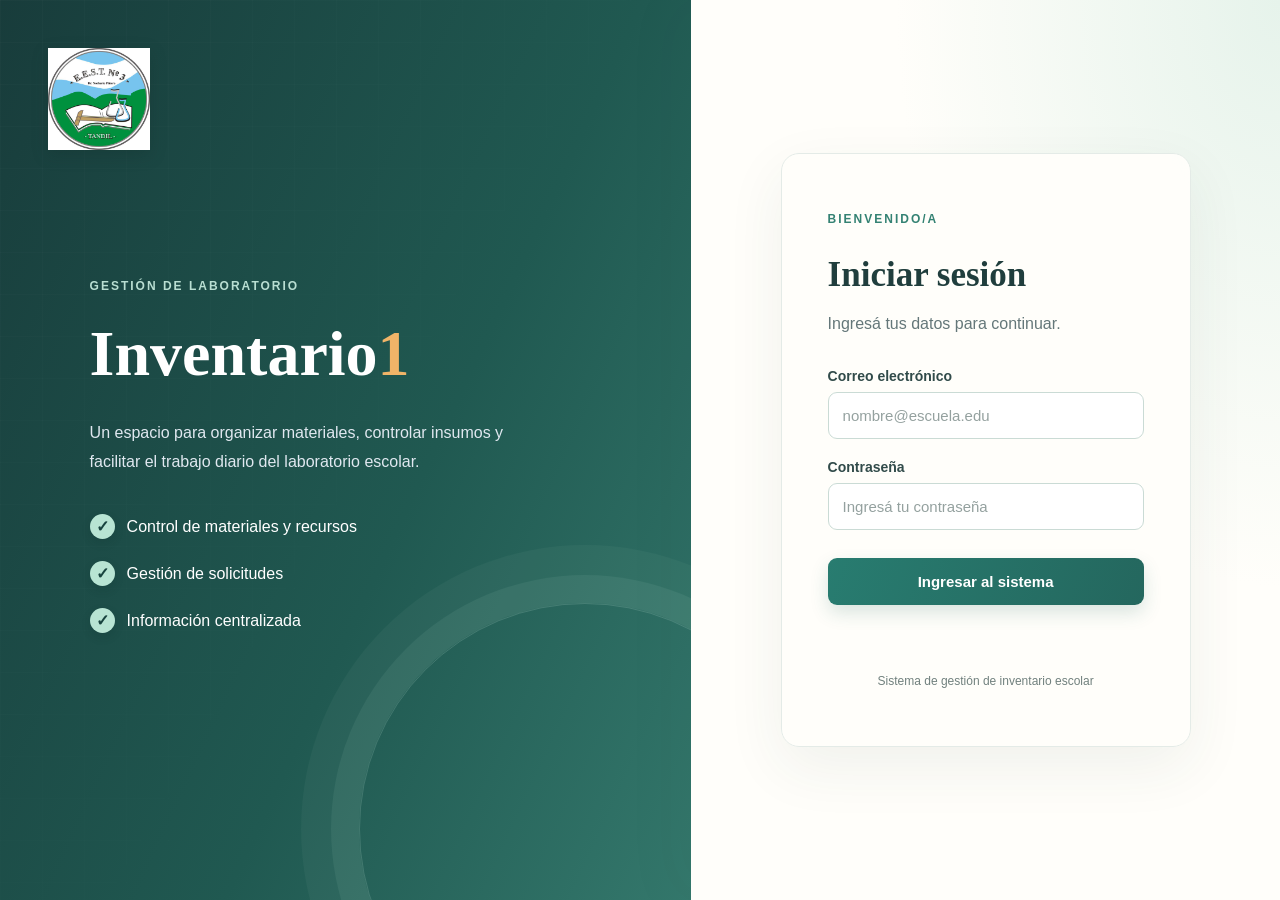
<file: Inventario1_nuevo_frontend-main/solicitudes.html>
<!DOCTYPE html>
<html lang="es">
<head>
    <meta charset="UTF-8">
    <meta name="viewport" content="width=device-width, initial-scale=1.0">
    <title>Solicitudes | Inventario1</title>
    <link rel="stylesheet" href="css/solicitudes.css">
    <link rel="stylesheet" href="css/shared.css">
</head>
<body>

    <header class="encabezado">
        <div>
            <h1>Gestión de solicitudes</h1>
            <p>Administración de pedidos de materiales del laboratorio.</p>
        </div>

        <div class="acciones-superiores">
            <a href="administrador.html">Volver al panel</a>
            <button id="btnCerrarSesion" type="button">Cerrar sesión</button>
        </div>
    </header>

    <main class="contenedor">

        <section class="panel">
            <div class="titulo-panel">
                <div>
                    <h2>Solicitudes recibidas</h2>
                    <p>Consultá los pedidos realizados por los docentes.</p>
                </div>

                <button id="btnActualizar" type="button">
                    Actualizar listado
                </button>
            </div>

            <div class="filtros">
                <label for="filtroEstado">Filtrar por estado</label>
                <select id="filtroEstado">
                    <option value="">Todos los estados</option>
                    <option value="Pendiente">Pendiente</option>
                    <option value="Aprobada">Aprobada</option>
                    <option value="Rechazada">Rechazada</option>
                    <option value="Parcialmente entregada">Parcialmente entregada</option>
                    <option value="Entregada">Entregada</option>
                </select>
            </div>

            <p id="mensaje" role="status">Cargando solicitudes...</p>

            <div class="tabla-contenedor">
                <table>
                    <thead>
                        <tr>
                            <th>N.º</th>
                            <th>Fecha</th>
                            <th>Docente</th>
                            <th>Estado</th>
                            <th>Observaciones</th>
                            <th>Acción</th>
                        </tr>
                    </thead>
                    <tbody id="tablaSolicitudes"></tbody>
                </table>
            </div>
        </section>

        <section class="panel">
            <h2>Detalle de la solicitud</h2>

            <p id="mensajeDetalle">
                Seleccioná una solicitud para consultar sus materiales.
            </p>

            <div class="tabla-contenedor">
                <table>
                    <thead>
                        <tr>
                            <th>Material</th>
                            <th>Cantidad solicitada</th>
                            <th>Cantidad entregada</th>
                        </tr>
                    </thead>
                    <tbody id="tablaDetalles"></tbody>
                </table>
            </div>
        </section>

    </main>

    <script src="js/app.js" defer></script>
    <script src="js/solicitudes.js" defer></script>

</body>
</html>
</file>
<file: css/administrador.css>
* {
    box-sizing: border-box;
}

body {
    margin: 0;
    font-family: Arial, Helvetica, sans-serif;
    color: #25334a;
    background: #f4f6fa;
}

a {
    color: inherit;
    text-decoration: none;
}

.sidebar {
    position: fixed;
    inset: 0 auto 0 0;
    display: flex;
    flex-direction: column;
    width: 250px;
    padding: 25px 16px;
    background: #192e49;
    color: white;
}

.logo {
    display: flex;
    align-items: center;
    gap: 12px;
    padding: 5px 8px 32px;
    font-size: 20px;
    font-weight: bold;
}

.logo-icono {
    display: grid;
    place-items: center;
    width: 40px;
    height: 40px;
    border-radius: 10px;
    background: #317a83;
}

.logo-numero {
    color: #83d5c5;
}

.menu-titulo {
    padding-left: 10px;
    color: #a9b8ca;
    font-size: 10px;
    letter-spacing: 1.5px;
}

.sidebar nav {
    display: grid;
    gap: 7px;
}

.nav-link {
    display: flex;
    align-items: center;
    gap: 12px;
    padding: 13px 12px;
    border-radius: 8px;
    color: #d9e3ef;
    font-size: 14px;
}

.nav-link > span {
    width: 20px;
    text-align: center;
    font-size: 18px;
}

.nav-link:hover,
.nav-link.activo {
    background: #2c4968;
    color: white;
}

.nav-link.activo {
    box-shadow: inset 3px 0 #83d5c5;
}

.sidebar-pie {
    display: grid;
    gap: 8px;
    margin-top: auto;
    padding: 15px 10px;
    border-top: 1px solid #40536b;
}

.sidebar-pie p {
    margin: 0;
    font-weight: bold;
}

.sidebar-pie small {
    color: #bdc9d8;
    line-height: 1.5;
}

.sidebar-pie a {
    margin-top: 10px;
    color: #83d5c5;
    font-size: 13px;
}

.contenido {
    max-width: 1600px;
    margin-left: 250px;
    padding: 35px;
}

.encabezado {
    display: flex;
    justify-content: space-between;
    align-items: center;
    gap: 25px;
    margin-bottom: 28px;
}

.ruta {
    color: #60808c;
    font-size: 11px;
    font-weight: bold;
    letter-spacing: 1.2px;
}

h1 {
    margin: 10px 0;
    font-size: clamp(25px, 3vw, 34px);
}

.descripcion,
.seccion-cabecera p {
    color: #718096;
    line-height: 1.6;
}

.perfil {
    display: flex;
    align-items: center;
    gap: 12px;
    padding: 12px 15px;
    border: 1px solid #e2e7ef;
    border-radius: 10px;
    background: white;
}

.avatar {
    display: grid;
    place-items: center;
    width: 40px;
    height: 40px;
    border-radius: 50%;
    background: #d8ece9;
    color: #245c60;
    font-weight: bold;
}

.perfil strong,
.perfil small {
    display: block;
}

.perfil small {
    margin-top: 5px;
    color: #718096;
}

.aviso {
    padding: 17px 20px;
    border: 1px solid #d9e8ee;
    border-radius: 10px;
    background: #edf7f9;
}

.aviso strong {
    color: #285b70;
}

.aviso p {
    margin-bottom: 0;
    color: #526b7a;
    font-size: 14px;
    line-height: 1.6;
}

.indicadores {
    display: grid;
    grid-template-columns: repeat(3, minmax(0, 1fr));
    gap: 20px;
    margin: 28px 0 35px;
}

.tarjeta {
    padding: 22px;
    border: 1px solid #e4e9f0;
    border-radius: 12px;
    background: white;
}

.tarjeta-icono,
.accion-icono {
    display: grid;
    place-items: center;
    width: 43px;
    height: 43px;
    border-radius: 10px;
    color: #245c70;
    background: #e4f0f5;
    font-size: 22px;
}

.tarjeta-icono.verde,
.accion-icono.verde {
    color: #267666;
    background: #e1f4ed;
}

.tarjeta-icono.naranja,
.accion-icono.naranja {
    color: #a86323;
    background: #fff0dd;
}

.accion-icono.violeta {
    color: #6854a3;
    background: #eee9fc;
}

.tarjeta p {
    margin: 20px 0 8px;
    color: #65748a;
    font-size: 14px;
}

.tarjeta h2 {
    margin: 0 0 10px;
    font-size: 30px;
}

.tarjeta small {
    color: #8792a3;
    font-size: 12px;
}

.seccion {
    padding: 25px;
    border: 1px solid #e4e9f0;
    border-radius: 12px;
    background: white;
}

.seccion-cabecera h2 {
    margin: 0;
    font-size: 21px;
}

.seccion-cabecera p {
    margin-top: 8px;
    font-size: 14px;
}

.acciones {
    display: grid;
    grid-template-columns: repeat(2, minmax(0, 1fr));
    gap: 16px;
    margin-top: 22px;
}

.accion {
    display: flex;
    flex-direction: column;
    align-items: flex-start;
    gap: 12px;
    min-height: 205px;
    padding: 20px;
    border: 1px solid #e2e8ef;
    border-radius: 10px;
    transition: border-color 0.2s, transform 0.2s;
}

.accion:hover {
    transform: translateY(-2px);
    border-color: #83b8ba;
}

.accion strong {
    font-size: 15px;
}

.accion small {
    color: #718096;
    line-height: 1.5;
}

.accion-enlace {
    margin-top: auto;
    color: #276778;
    font-size: 13px;
    font-weight: bold;
}

footer {
    padding: 30px 0 10px;
    color: #8490a0;
    font-size: 12px;
    text-align: center;
}

@media (max-width: 1050px) {
    .sidebar {
        width: 210px;
    }

    .contenido {
        margin-left: 210px;
        padding: 25px;
    }

    .indicadores {
        grid-template-columns: 1fr;
    }
}

@media (max-width: 700px) {
    .sidebar {
        position: static;
        width: 100%;
    }

    .sidebar-pie {
        margin-top: 20px;
    }

    .contenido {
        margin-left: 0;
        padding: 20px;
    }

    .encabezado {
        align-items: flex-start;
        flex-direction: column;
    }

    .acciones {
        grid-template-columns: 1fr;
    }
}

:root {
    color-scheme: light;
    --tinta: #203439;
    --muted: #647779;
    --verde-profundo: #183c3b;
    --verde: #287c70;
    --menta: #b7e5d7;
    --coral: #e8795b;
    --linea: #dce7e3;
    --superficie: #fffefa;
    --sombra-suave: 0 14px 36px #193d3710;
}

body {
    font-family: "Trebuchet MS", "Segoe UI", sans-serif;
    color: var(--tinta);
    background:
        radial-gradient(ellipse at 87% 3%, #d7eee8 0, transparent 30rem),
        linear-gradient(135deg, #f1f5f2, #f7f7f1 62%, #eef4f1);
}

.sidebar {
    width: 258px;
    padding: 28px 17px 20px;
    background: linear-gradient(165deg, #183c3b, #204c49 58%, #183b43);
    box-shadow: 12px 0 35px #173a351a;
}

.logo {
    padding-bottom: 38px;
    letter-spacing: .2px;
}

.logo-icono {
    border: 1px solid #ffffff35;
    border-radius: 13px;
    color: #163d3b;
    background: linear-gradient(145deg, #d2f3e5, #82cbb9);
    box-shadow: 0 7px 18px #091e1d40;
    transition: transform .24s ease;
}

.logo:hover .logo-icono {
    transform: rotate(-7deg) scale(1.09);
}

.menu-titulo {
    padding-bottom: 11px;
    color: #a9c5bc;
    font-size: 10px;
    letter-spacing: 1.7px;
}

.sidebar nav {
    gap: 5px;
}

.nav-link {
    position: relative;
    padding: 12px;
    border: 1px solid transparent;
    border-radius: 9px;
    transition: transform .2s ease, color .2s ease, background .2s ease, border-color .2s ease;
}

.nav-link > span {
    transition: transform .2s ease;
}

.nav-link:hover,
.nav-link:focus-visible {
    transform: translateX(4px);
    border-color: #ffffff19;
    background: #ffffff12;
    color: #fff;
}

.nav-link:hover > span {
    transform: scale(1.13);
}

.nav-link.activo {
    border-color: #b7e5d72b;
    background: linear-gradient(100deg, #b7e5d722, #b7e5d70a);
    box-shadow: inset 3px 0 var(--menta);
}

.sidebar-pie {
    border-color: #ffffff24;
}

.sidebar-pie button {
    margin-top: 6px;
    padding: 10px 12px;
    border: 1px solid #ffffff30;
    border-radius: 8px;
    color: #f1fffa;
    background: #ffffff0d;
    text-align: left;
    cursor: pointer;
    transition: background .2s ease, transform .2s ease;
}

.sidebar-pie button:hover {
    transform: translateY(-2px);
    background: #ffffff1b;
}

.contenido {
    max-width: 1700px;
    padding: 40px clamp(22px, 4vw, 58px);
}

.encabezado {
    margin-bottom: 30px;
}

.ruta {
    color: #55877d;
    letter-spacing: 1.7px;
}

h1,
.seccion-cabecera h2 {
    font-family: Georgia, "Times New Roman", serif;
    font-weight: 600;
}

h1 {
    color: #1d3839;
    letter-spacing: 0;
}

.descripcion,
.seccion-cabecera p {
    color: var(--muted);
}

.perfil {
    border-color: #d8e6e1;
    border-radius: 12px;
    background: #fffefa;
    box-shadow: 0 7px 20px #254a4210;
    transition: transform .2s ease, box-shadow .2s ease;
}

.perfil:hover {
    transform: translateY(-2px);
    box-shadow: 0 12px 25px #254a421a;
}

.avatar {
    background: linear-gradient(145deg, #d2f0e2, #b2ded1);
    color: #1d5b50;
}

.aviso {
    position: relative;
    overflow: hidden;
    border-color: #ead9a6;
    border-radius: 12px;
    background: linear-gradient(100deg, #fff5d8, #fffaf0);
}

.aviso::before {
    position: absolute;
    inset: 0 auto 0 0;
    width: 4px;
    background: #e6a544;
    content: "";
}

.aviso strong {
    color: #81551c;
}

.aviso p {
    color: #796b4f;
}

.indicadores {
    gap: 18px;
}

.tarjeta,
.seccion {
    border-color: var(--linea);
    border-radius: 12px;
    background: var(--superficie);
    box-shadow: var(--sombra-suave);
}

.tarjeta {
    position: relative;
    overflow: hidden;
    transition: transform .22s ease, box-shadow .22s ease, border-color .22s ease;
}

.tarjeta::after {
    position: absolute;
    top: 0;
    right: 0;
    width: 72px;
    height: 4px;
    border-radius: 0 0 0 8px;
    background: var(--verde);
    content: "";
}

.tarjeta:nth-child(2)::after {
    background: #db9a3d;
}

.tarjeta:nth-child(3)::after {
    background: var(--coral);
}

.tarjeta:hover {
    transform: translateY(-5px) scale(1.012);
    border-color: #b5d8cc;
    box-shadow: 0 20px 36px #193d3718;
}

.tarjeta-icono,
.accion-icono {
    border-radius: 12px;
    transition: transform .22s ease, box-shadow .22s ease;
}

.tarjeta:hover .tarjeta-icono,
.accion:hover .accion-icono {
    transform: scale(1.1) rotate(-4deg);
    box-shadow: 0 7px 14px #183e3518;
}

.tarjeta-icono {
    color: #24685e;
    background: #e0f2e9;
}

.tarjeta-icono.naranja,
.accion-icono.naranja {
    color: #91511f;
    background: #ffebd4;
}

.accion-icono.violeta {
    color: #486f79;
    background: #e1eef0;
}

.tarjeta p {
    color: #637779;
}

.tarjeta h2 {
    color: #203e3d;
    font-family: Georgia, "Times New Roman", serif;
}

.seccion {
    padding: 28px;
}

.seccion-cabecera h2 {
    color: #203e3d;
}

.acciones {
    gap: 14px;
}

.accion {
    position: relative;
    overflow: hidden;
    min-height: 210px;
    border-color: #dce7e3;
    border-radius: 10px;
    background: linear-gradient(145deg, #fffefa, #f9fcf8);
    transition: transform .22s ease, border-color .22s ease, box-shadow .22s ease, background .22s ease;
}

.accion::after {
    position: absolute;
    right: -24px;
    bottom: -34px;
    width: 100px;
    height: 100px;
    border: 1px solid #80b9a41c;
    border-radius: 50%;
    content: "";
    transition: transform .3s ease;
}

.accion:hover,
.accion:focus-visible {
    transform: translateY(-5px);
    border-color: #9dcabd;
    background: #fff;
    box-shadow: 0 15px 28px #193d3714;
}

.accion:hover::after {
    transform: scale(1.25);
}

.accion strong {
    color: #254342;
}

.accion small {
    color: #647779;
}

.accion-enlace {
    color: #287c70;
    transition: transform .2s ease, color .2s ease;
}

.accion:hover .accion-enlace {
    transform: translateX(4px);
    color: #15574e;
}

footer {
    color: #71817e;
}

a:focus-visible,
button:focus-visible {
    outline: 3px solid #e6a544;
    outline-offset: 3px;
}

@media (max-width: 1050px) {
    .sidebar {
        width: 220px;
    }

    .contenido {
        margin-left: 220px;
    }
}

@media (max-width: 700px) {
    .sidebar {
        padding: 18px;
    }

    .logo {
        padding-bottom: 20px;
    }

    .sidebar nav {
        grid-template-columns: repeat(2, minmax(0, 1fr));
    }

    .nav-link {
        padding: 11px 9px;
        font-size: 13px;
    }

    .contenido {
        padding: 24px 18px;
    }

    .seccion {
        padding: 20px;
    }
}

@media (prefers-reduced-motion: reduce) {
    *,
    *::before,
    *::after {
        scroll-behavior: auto !important;
        transition-duration: .01ms !important;
        animation-duration: .01ms !important;
    }
}
</file>
<file: css/docente.css>
* {
    box-sizing: border-box;
    margin: 0;
    padding: 0;
}

body {
    font-family: Arial, sans-serif;
    background-color: #f3f5f8;
    color: #263238;
}

/* ENCABEZADO */

.encabezado {
    background-color: #234b46;
    color: white;
    padding: 22px 5%;
}

.encabezado-contenido {
    max-width: 1400px;
    margin: auto;
    display: flex;
    justify-content: space-between;
    align-items: center;
    gap: 20px;
}

.encabezado h1 {
    margin-bottom: 8px;
    font-size: 25px;
}

.encabezado p {
    color: #e0e9e7;
}

.btn-cerrar {
    background-color: #ffffff;
    color: #234b46;
}

.btn-cerrar:hover {
    background-color: #e0e9e7;
}

/* CONTENEDOR GENERAL */

.contenedor {
    width: 90%;
    max-width: 1400px;
    margin: 32px auto;
    display: flex;
    flex-direction: column;
    gap: 28px;
}

/* PANELES */

.panel {
    background-color: white;
    padding: 28px;
    border-radius: 12px;
    box-shadow: 0 2px 10px #0000000d;
    border: 1px solid #e5e9ec;
}

.panel-solicitud {
    border-top: 4px solid #28675e;
}

.titulo-panel {
    display: flex;
    justify-content: space-between;
    align-items: center;
    gap: 16px;
    margin-bottom: 25px;
}

.titulo-panel h2 {
    color: #234b46;
    margin-bottom: 7px;
    font-size: 21px;
}

.titulo-panel p,
.subtitulo p {
    color: #667085;
    font-size: 14px;
}

/* BOTONES */

button {
    background-color: #28675e;
    color: white;
    border: none;
    padding: 11px 18px;
    border-radius: 6px;
    cursor: pointer;
    font-size: 14px;
    font-weight: bold;
    transition: background-color 0.2s;
}

button:hover {
    background-color: #194c45;
}

button:disabled {
    opacity: 0.6;
    cursor: not-allowed;
}

/* CAMPOS */

label {
    display: block;
    margin-bottom: 8px;
    font-weight: bold;
    font-size: 14px;
    color: #344054;
}

input,
select,
textarea {
    width: 100%;
    padding: 11px 12px;
    border: 1px solid #cbd5d9;
    border-radius: 6px;
    font-family: Arial, sans-serif;
    font-size: 14px;
    color: #263238;
    background-color: white;
}

input:focus,
select:focus,
textarea:focus {
    outline: none;
    border-color: #28675e;
    box-shadow: 0 0 0 2px #28675e20;
}

input[type="search"] {
    max-width: 450px;
    margin-bottom: 18px;
}

textarea {
    resize: vertical;
}

/* FORMULARIO DE SOLICITUD */

.form-solicitud {
    display: grid;
    grid-template-columns: 2fr 1fr auto;
    align-items: end;
    gap: 18px;
    margin-bottom: 30px;
}

.campo {
    min-width: 0;
}

.campo-boton button {
    height: 40px;
    white-space: nowrap;
}

.subtitulo {
    margin-bottom: 16px;
}

.subtitulo h3 {
    color: #234b46;
    margin-bottom: 6px;
    font-size: 17px;
}

.observaciones {
    margin-top: 25px;
}

.acciones-solicitud {
    display: flex;
    justify-content: flex-end;
    margin-top: 20px;
}

#btnEnviarSolicitud {
    padding: 13px 24px;
}

#mensaje,
#mensajeSolicitud {
    margin: 12px 0;
    color: #52616b;
    font-size: 14px;
}

/* TABLAS */

.tabla-contenedor {
    width: 100%;
    overflow-x: auto;
    border: 1px solid #e5e9ec;
    border-radius: 7px;
}

table {
    width: 100%;
    border-collapse: collapse;
    min-width: 750px;
}

th,
td {
    text-align: left;
    padding: 13px;
    border-bottom: 1px solid #e5e9ec;
    color: #263238;
    font-size: 14px;
}

th {
    background-color: #e2ebe8;
    color: #234b46;
    font-weight: bold;
}

tbody tr {
    background-color: #ffffff;
}

tbody tr:hover {
    background-color: #edf5f2;
}

tbody tr:last-child td {
    border-bottom: none;
}

.tabla-detalles {
    min-width: 600px;
}

/* RESPONSIVE */

@media (max-width: 800px) {
    .form-solicitud {
        grid-template-columns: 1fr 1fr;
    }

    .campo-boton {
        grid-column: 1 / -1;
    }
}

@media (max-width: 650px) {
    .encabezado-contenido {
        align-items: flex-start;
        flex-direction: column;
    }

    .contenedor {
        width: 95%;
        margin: 18px auto;
        gap: 18px;
    }

    .panel {
        padding: 18px;
    }

    .titulo-panel {
        align-items: flex-start;
        flex-direction: column;
    }

    .form-solicitud {
        grid-template-columns: 1fr;
    }

    .campo-boton {
        grid-column: auto;
    }

    .acciones-solicitud {
        justify-content: stretch;
    }

    .acciones-solicitud button {
        width: 100%;
    }
}

:root {
    --tinta: #203439;
    --muted: #647779;
    --verde-profundo: #183c3b;
    --verde: #287c70;
    --menta: #b7e5d7;
    --coral: #e8795b;
    --linea: #dce7e3;
}

body {
    font-family: "Trebuchet MS", "Segoe UI", sans-serif;
    color: var(--tinta);
    background:
        radial-gradient(ellipse at 87% 2%, #d7eee8 0, transparent 30rem),
        linear-gradient(135deg, #f1f5f2, #f7f7f1 62%, #eef4f1);
}

.encabezado {
    position: relative;
    overflow: hidden;
    background: linear-gradient(115deg, #183c3b, #24655b 72%, #32776b);
    box-shadow: 0 12px 30px #153d382b;
}

.encabezado::after {
    position: absolute;
    top: -90px;
    right: 8%;
    width: 250px;
    height: 250px;
    border: 1px solid #ffffff20;
    border-radius: 50%;
    box-shadow: 0 0 0 26px #ffffff08, 0 0 0 54px #ffffff06;
    content: "";
    pointer-events: none;
}

.encabezado-contenido {
    position: relative;
    z-index: 1;
}

.encabezado h1 {
    font-family: Georgia, "Times New Roman", serif;
    font-size: clamp(27px, 3vw, 36px);
    font-weight: 600;
}

.btn-cerrar {
    padding: 11px 16px;
    border: 1px solid #ffffff4a;
    border-radius: 9px;
    box-shadow: 0 5px 14px #102f2d20;
    transition: transform .2s ease, box-shadow .2s ease, background .2s ease;
}

.btn-cerrar:hover {
    transform: translateY(-2px);
    background: #e8f4ef;
    box-shadow: 0 9px 18px #102f2d30;
}

.contenedor {
    gap: 24px;
    margin-top: 36px;
    margin-bottom: 48px;
}

.panel {
    border-color: var(--linea);
    border-radius: 13px;
    background: #fffefa;
    box-shadow: 0 14px 36px #193d3710;
    transition: border-color .2s ease, box-shadow .2s ease;
}

.panel:hover {
    border-color: #c4ddd3;
    box-shadow: 0 18px 40px #193d3715;
}

.panel-solicitud {
    border-top: 4px solid #e6a544;
}

.titulo-panel h2,
.subtitulo h3 {
    color: #203e3d;
    font-family: Georgia, "Times New Roman", serif;
    font-weight: 600;
}

.titulo-panel p,
.subtitulo p {
    color: var(--muted);
    line-height: 1.6;
}

button {
    border-radius: 8px;
    background: linear-gradient(135deg, #287c70, #23685f);
    box-shadow: 0 5px 12px #23685f20;
    transition: transform .18s ease, box-shadow .18s ease, background .18s ease;
}

button:hover:not(:disabled) {
    transform: translateY(-2px);
    background: linear-gradient(135deg, #329080, #28766a);
    box-shadow: 0 8px 17px #23685f30;
}

button:active:not(:disabled) {
    transform: translateY(0) scale(.98);
}

button:disabled {
    box-shadow: none;
}

label {
    color: #314b4a;
}

input,
select,
textarea {
    border-color: #cadbd5;
    border-radius: 8px;
    color: var(--tinta);
    background-color: #fff;
    transition: border-color .2s ease, box-shadow .2s ease, background .2s ease;
}

input:hover,
select:hover,
textarea:hover {
    border-color: #91b9aa;
}

input:focus,
select:focus,
textarea:focus {
    border-color: var(--verde);
    background: #fdfffd;
    box-shadow: 0 0 0 4px #287c701a;
}

.tabla-contenedor {
    border-color: var(--linea);
    border-radius: 9px;
}

th,
td {
    border-bottom-color: #e4ece8;
}

th {
    color: #345b54;
    background: #eaf3ee;
    font-size: 12px;
    letter-spacing: .3px;
    text-transform: uppercase;
}

tbody tr {
    transition: background .16s ease;
}

tbody tr:hover {
    background: #eff8f3;
}

a:focus-visible,
button:focus-visible,
input:focus-visible,
select:focus-visible,
textarea:focus-visible {
    outline: 3px solid #e6a544;
    outline-offset: 3px;
}

@media (prefers-reduced-motion: reduce) {
    *,
    *::before,
    *::after {
        scroll-behavior: auto !important;
        transition-duration: .01ms !important;
        animation-duration: .01ms !important;
    }
}
</file>
<file: css/login.css>
* {
    box-sizing: border-box;
}

body {
    margin: 0;
    min-height: 100vh;
    font-family: Arial, Helvetica, sans-serif;
    color: #243047;
    background: #f2f5fa;
}

.login-contenedor {
    display: grid;
    grid-template-columns: 1fr 1fr;
    min-height: 100vh;
}

.login-presentacion {
    display: flex;
    flex-direction: column;
    justify-content: center;
    padding: 70px;
    color: white;
    background: linear-gradient(145deg, #172d4d, #285b77);
}

.marca {
    display: grid;
    place-items: center;
    width: 54px;
    height: 54px;
    margin-bottom: 38px;
    border: 1px solid #ffffff75;
    border-radius: 14px;
    font-size: 23px;
    font-weight: bold;
}

.etiqueta,
.bienvenida {
    font-size: 12px;
    font-weight: bold;
    letter-spacing: 2px;
}

.login-presentacion h1 {
    margin: 12px 0;
    font-size: clamp(42px, 5vw, 64px);
}

.login-presentacion h1 span {
    color: #8bd3c7;
}

.descripcion {
    max-width: 440px;
    line-height: 1.8;
    color: #e0e8f0;
}

.detalle {
    display: flex;
    align-items: center;
    gap: 12px;
    margin-top: 22px;
}

.detalle-icono {
    display: grid;
    place-items: center;
    width: 25px;
    height: 25px;
    border-radius: 50%;
    color: #17334e;
    background: #a6e4d7;
    font-weight: bold;
}

.login-formulario {
    display: grid;
    place-items: center;
    padding: 35px;
    background: white;
}

.formulario-contenido {
    width: 100%;
    max-width: 390px;
}

.bienvenida {
    color: #287d78;
}

.login-formulario h2 {
    margin-bottom: 10px;
    font-size: 32px;
}

.subtitulo {
    margin-bottom: 32px;
    color: #69758a;
    line-height: 1.6;
}

form label {
    display: block;
    margin: 20px 0 8px;
    font-size: 14px;
    font-weight: bold;
}

form input {
    width: 100%;
    padding: 14px;
    border: 1px solid #d5dce6;
    border-radius: 8px;
    font-size: 15px;
}

form input:focus {
    outline: 2px solid #8bd3c7;
    border-color: #287d78;
}

form button {
    width: 100%;
    margin-top: 28px;
    padding: 15px;
    border: 0;
    border-radius: 8px;
    color: white;
    background: #245c70;
    font-size: 15px;
    font-weight: bold;
    cursor: pointer;
}

form button:hover {
    background: #194657;
}

#mensaje {
    min-height: 20px;
    color: #9a3412;
    font-size: 14px;
}

.pie-formulario {
    margin-top: 35px;
    color: #7b8494;
    font-size: 12px;
    text-align: center;
}

@media (max-width: 760px) {
    .login-contenedor {
        grid-template-columns: 1fr;
    }

    .login-presentacion {
        padding: 35px 25px;
    }

    .marca {
        margin-bottom: 20px;
    }

    .login-formulario {
        padding: 40px 25px;
    }
}

body {
    font-family: "Trebuchet MS", "Segoe UI", sans-serif;
    background: #f3f6f1;
}

.login-contenedor {
    grid-template-columns: minmax(0, 1.08fr) minmax(390px, .92fr);
    background: #fffefa;
}

.login-presentacion {
    position: relative;
    isolation: isolate;
    overflow: hidden;
    padding: clamp(38px, 7vw, 104px);
    background:
        linear-gradient(115deg, #183c3b 0%, #205951 58%, #34786c 100%);
}

.login-presentacion::before {
    position: absolute;
    z-index: -1;
    inset: 0;
    background-image: linear-gradient(#ffffff08 1px, transparent 1px), linear-gradient(90deg, #ffffff08 1px, transparent 1px);
    background-size: 42px 42px;
    mask-image: linear-gradient(120deg, #0009, transparent 75%);
    content: "";
}

.login-presentacion::after {
    position: absolute;
    z-index: -1;
    right: -120px;
    bottom: -155px;
    width: 450px;
    height: 450px;
    border: 1px solid #d5f1e52b;
    border-radius: 50%;
    box-shadow: 0 0 0 28px #d5f1e510, 0 0 0 58px #d5f1e50a;
    content: "";
}

.marca {
    border-color: #d7f0e660;
    border-radius: 15px;
    color: #153e3a;
    background: linear-gradient(145deg, #d2f3e5, #82cbb9);
    box-shadow: 0 10px 24px #0f29243d;
    transition: transform .25s ease;
}

.marca:hover {
    transform: rotate(-7deg) scale(1.08);
}

.etiqueta {
    color: #b9ded2;
}

.login-presentacion h1 {
    font-family: Georgia, "Times New Roman", serif;
    font-weight: 600;
}

.login-presentacion h1 span {
    color: #f0b468;
}

.detalle {
    transition: transform .2s ease;
}

.detalle:hover {
    transform: translateX(5px);
}

.detalle-icono {
    flex: 0 0 25px;
    color: #18433e;
    background: #b8e4d3;
    box-shadow: 0 4px 10px #0e292329;
}

.login-formulario {
    position: relative;
    background:
        radial-gradient(ellipse at 100% 0, #e6f3eb 0, transparent 24rem),
        #fffefa;
}

.formulario-contenido {
    max-width: 410px;
    animation: entrada-formulario .55s ease both;
}

@keyframes entrada-formulario {
    from {
        opacity: 0;
        transform: translateY(12px);
    }

    to {
        opacity: 1;
        transform: translateY(0);
    }
}

.bienvenida {
    color: #348273;
}

.login-formulario h2 {
    color: #203e3d;
    font-family: Georgia, "Times New Roman", serif;
    font-size: 35px;
    font-weight: 600;
}

.subtitulo {
    color: #647779;
}

form label {
    color: #314b4a;
}

form input {
    border-color: #cadbd5;
    border-radius: 9px;
    background: #fff;
    transition: border-color .2s ease, box-shadow .2s ease, transform .2s ease;
}

form input:hover {
    border-color: #91b9aa;
}

form input:focus {
    outline: none;
    border-color: #287c70;
    box-shadow: 0 0 0 4px #287c701a;
}

form button {
    border-radius: 9px;
    background: linear-gradient(110deg, #287c70, #24675e);
    box-shadow: 0 8px 18px #23685f2b;
    transition: transform .2s ease, box-shadow .2s ease, filter .2s ease;
}

form button:hover {
    transform: translateY(-3px);
    background: linear-gradient(110deg, #329080, #28766a);
    box-shadow: 0 12px 24px #23685f38;
}

form button:active {
    transform: translateY(0) scale(.99);
}

.pie-formulario {
    color: #71817e;
}

button:focus-visible,
input:focus-visible {
    outline: 3px solid #e6a544;
    outline-offset: 3px;
}

@media (max-width: 760px) {
    .login-contenedor {
        grid-template-columns: 1fr;
    }

    .login-presentacion {
        min-height: 450px;
        padding: 38px 28px;
    }

    .login-formulario {
        min-height: 500px;
        padding: 48px 25px;
    }
}

@media (prefers-reduced-motion: reduce) {
    *,
    *::before,
    *::after {
        scroll-behavior: auto !important;
        transition-duration: .01ms !important;
        animation-duration: .01ms !important;
    }
}
</file>
<file: css/materiales.css>
* {
    box-sizing: border-box;
}

body {
    margin: 0;
    font-family: Arial, sans-serif;
    background-color: #f3f5f8;
    color: #263238;
}

.encabezado-materiales {
    background-color: #234b46;
    color: white;
    padding: 24px 5%;
    display: flex;
    justify-content: space-between;
    align-items: center;
    gap: 20px;
}

.encabezado-materiales h1 {
    margin: 0 0 8px;
}

.encabezado-materiales p {
    margin: 0;
    color: #e0e9e7;
}

button {
    background-color: #28675e;
    color: white;
    border: none;
    padding: 11px 16px;
    border-radius: 6px;
    cursor: pointer;
}

button:hover {
    background-color: #194c45;
}

.contenedor-materiales {
    width: 90%;
    max-width: 1400px;
    margin: 30px auto;
}

.panel-materiales {
    background-color: white;
    padding: 24px;
    border-radius: 10px;
    box-shadow: 0 2px 8px #00000012;
    margin-bottom: 25px;
}

.titulo-seccion {
    display: flex;
    justify-content: space-between;
    align-items: center;
    gap: 16px;
    margin-bottom: 22px;
}

.titulo-seccion h2 {
    margin: 0 0 7px;
}

.titulo-seccion p {
    color: #667085;
    margin: 0;
}

.campos-formulario {
    display: grid;
    grid-template-columns: repeat(2, 1fr);
    gap: 18px;
}

.campos-formulario label {
    display: block;
    margin-bottom: 7px;
    font-weight: bold;
}

.campos-formulario input,
.campos-formulario select {
    width: 100%;
    padding: 11px;
    border: 1px solid #cbd5d9;
    border-radius: 6px;
    font-size: 15px;
    color: #263238;
    background-color: white;
}

.acciones-formulario {
    display: flex;
    gap: 10px;
    margin-top: 22px;
}

#btnCancelar {
    background-color: #667085;
}

#btnCancelar:hover {
    background-color: #475467;
}

#mensajeFormulario,
#mensajeListado {
    margin-top: 15px;
    color: #52616b;
}

.tabla-contenedor {
    width: 100%;
    overflow-x: auto;
}

table {
    width: 100%;
    min-width: 900px;
    border-collapse: collapse;
}

th,
td {
    text-align: left;
    padding: 13px;
    border-bottom: 1px solid #e5e9ec;
    color: #263238;
}

th {
    background-color: #e2ebe8;
    color: #234b46;
}

tbody tr:hover {
    background-color: #edf5f2;
}

.btn-editar {
    background-color: #28675e;
    margin-right: 5px;
}

.btn-eliminar {
    background-color: #b42318;
}

.btn-eliminar:hover {
    background-color: #8f1d14;
}

@media (max-width: 700px) {
    .encabezado-materiales {
        align-items: flex-start;
        flex-direction: column;
    }

    .contenedor-materiales {
        width: 95%;
    }

    .panel-materiales {
        padding: 16px;
    }

    .campos-formulario {
        grid-template-columns: 1fr;
    }

    .titulo-seccion {
        align-items: flex-start;
        flex-direction: column;
    }
}

:root {
    --tinta: #203439;
    --muted: #647779;
    --verde-profundo: #183c3b;
    --verde: #287c70;
    --linea: #dce7e3;
}

body {
    font-family: "Trebuchet MS", "Segoe UI", sans-serif;
    color: var(--tinta);
    background:
        radial-gradient(ellipse at 87% 2%, #d7eee8 0, transparent 30rem),
        linear-gradient(135deg, #f1f5f2, #f7f7f1 62%, #eef4f1);
}

.encabezado-materiales {
    position: relative;
    overflow: hidden;
    background: linear-gradient(115deg, #183c3b, #24655b 72%, #32776b);
    box-shadow: 0 12px 30px #153d382b;
}

.encabezado-materiales::after {
    position: absolute;
    top: -95px;
    right: 9%;
    width: 250px;
    height: 250px;
    border: 1px solid #ffffff20;
    border-radius: 50%;
    box-shadow: 0 0 0 26px #ffffff08, 0 0 0 54px #ffffff06;
    content: "";
    pointer-events: none;
}

.encabezado-materiales > * {
    position: relative;
    z-index: 1;
}

.encabezado-materiales h1 {
    font-family: Georgia, "Times New Roman", serif;
    font-size: clamp(27px, 3vw, 36px);
    font-weight: 600;
}

.encabezado-materiales button,
button {
    border-radius: 8px;
    box-shadow: 0 5px 12px #23685f20;
    transition: transform .18s ease, box-shadow .18s ease, background .18s ease;
}

.encabezado-materiales button:hover,
button:hover {
    transform: translateY(-2px);
    box-shadow: 0 8px 17px #23685f30;
}

.contenedor-materiales {
    margin-top: 34px;
    margin-bottom: 48px;
}

.panel-materiales {
    border: 1px solid var(--linea);
    border-radius: 13px;
    background: #fffefa;
    box-shadow: 0 14px 36px #193d3710;
    transition: border-color .2s ease, box-shadow .2s ease;
}

.panel-materiales:hover {
    border-color: #c4ddd3;
    box-shadow: 0 18px 40px #193d3715;
}

.titulo-seccion h2 {
    color: #203e3d;
    font-family: Georgia, "Times New Roman", serif;
    font-weight: 600;
}

.titulo-seccion p {
    color: var(--muted);
    line-height: 1.6;
}

.campos-formulario label {
    color: #314b4a;
}

.campos-formulario input,
.campos-formulario select {
    border-color: #cadbd5;
    border-radius: 8px;
    transition: border-color .2s ease, box-shadow .2s ease;
}

.campos-formulario input:hover,
.campos-formulario select:hover {
    border-color: #91b9aa;
}

.campos-formulario input:focus,
.campos-formulario select:focus {
    outline: none;
    border-color: var(--verde);
    box-shadow: 0 0 0 4px #287c701a;
}

.tabla-contenedor {
    border: 1px solid var(--linea);
    border-radius: 9px;
}

th,
td {
    border-bottom-color: #e4ece8;
}

th {
    color: #345b54;
    background: #eaf3ee;
    font-size: 12px;
    letter-spacing: .3px;
    text-transform: uppercase;
}

tbody tr {
    transition: background .16s ease;
}

tbody tr:hover {
    background: #eff8f3;
}

.btn-editar:hover {
    background: #329080;
}

.btn-eliminar {
    background: #bf5546;
}

.btn-eliminar:hover {
    background: #a84437;
}

button:focus-visible,
a:focus-visible,
input:focus-visible,
select:focus-visible {
    outline: 3px solid #e6a544;
    outline-offset: 3px;
}

@media (prefers-reduced-motion: reduce) {
    *,
    *::before,
    *::after {
        scroll-behavior: auto !important;
        transition-duration: .01ms !important;
        animation-duration: .01ms !important;
    }
}
</file>
<file: css/reportes.css>
* {
    box-sizing: border-box;
    margin: 0;
    padding: 0;
}

body {
    font-family: Arial, Helvetica, sans-serif;
    background: #f4f6fa;
    color: #263247;
    display: flex;
    min-height: 100vh;
}

/* BARRA LATERAL */

.sidebar {
    width: 250px;
    background: #17243a;
    color: white;
    padding: 25px 18px;
    display: flex;
    flex-direction: column;
    min-height: 100vh;
    flex-shrink: 0;
}

.logo {
    display: flex;
    align-items: center;
    gap: 10px;
    color: white;
    text-decoration: none;
    font-size: 20px;
    font-weight: bold;
    margin-bottom: 40px;
}

.logo-icono {
    background: #3975d7;
    padding: 9px;
    border-radius: 8px;
}

.logo-numero {
    color: #70a5ff;
}

.menu-titulo {
    color: #8998af;
    font-size: 11px;
    font-weight: bold;
    margin-bottom: 15px;
}

.sidebar nav {
    display: flex;
    flex-direction: column;
    gap: 8px;
}

.nav-link {
    color: #c5cede;
    text-decoration: none;
    padding: 12px;
    border-radius: 7px;
    display: flex;
    gap: 12px;
    align-items: center;
    font-size: 14px;
}

.nav-link:hover,
.nav-link.activo {
    background: #2b3d59;
    color: white;
}

.sidebar-pie {
    margin-top: auto;
    padding-top: 25px;
    color: #c5cede;
    font-size: 13px;
}

.sidebar-pie small {
    display: block;
    margin: 7px 0 18px;
    color: #8998af;
}

.sidebar-pie button {
    width: 100%;
    padding: 10px;
    background: #293b57;
    color: white;
    border: none;
    border-radius: 6px;
    cursor: pointer;
}

/* CONTENIDO */

.contenido {
    flex: 1;
    padding: 35px;
    min-width: 0;
}

.encabezado {
    display: flex;
    justify-content: space-between;
    align-items: center;
    gap: 20px;
    margin-bottom: 30px;
}

.ruta {
    color: #7c8ba3;
    font-size: 11px;
    font-weight: bold;
    margin-bottom: 10px;
}

.encabezado h1 {
    font-size: 28px;
    margin-bottom: 8px;
}

.descripcion {
    color: #7b8798;
    font-size: 14px;
}

.perfil {
    display: flex;
    align-items: center;
    gap: 12px;
}

.avatar {
    width: 42px;
    height: 42px;
    border-radius: 50%;
    background: #3975d7;
    color: white;
    display: grid;
    place-items: center;
    font-weight: bold;
}

.perfil strong,
.perfil small {
    display: block;
}

.perfil small {
    color: #7b8798;
    margin-top: 4px;
}

/* SECCIONES */

.seccion {
    background: white;
    padding: 25px;
    border-radius: 10px;
    margin-bottom: 25px;
    box-shadow: 0 2px 10px rgba(30, 50, 80, 0.04);
}

.seccion-cabecera {
    display: flex;
    justify-content: space-between;
    align-items: center;
    gap: 20px;
    margin-bottom: 22px;
}

.seccion-cabecera h2 {
    font-size: 19px;
    margin-bottom: 6px;
}

.seccion-cabecera p {
    color: #7b8798;
    font-size: 13px;
}

/* FORMULARIO */

.formulario {
    display: grid;
    grid-template-columns: 1fr 1fr;
    gap: 20px;
}

.campo {
    display: flex;
    flex-direction: column;
    gap: 8px;
}

.campo label,
.filtro label {
    font-size: 13px;
    font-weight: bold;
    color: #445168;
}

.campo input,
.campo select,
.campo textarea,
.filtro select {
    width: 100%;
    padding: 11px;
    border: 1px solid #dce2eb;
    border-radius: 6px;
    font-family: inherit;
    font-size: 13px;
    color: #263247;
    background: white;
}

.campo textarea {
    resize: vertical;
}

.campo-completo {
    grid-column: 1 / -1;
}

.acciones-formulario {
    grid-column: 1 / -1;
    display: flex;
    justify-content: flex-end;
}

.btn-principal {
    background: #3975d7;
    color: white;
    border: none;
    padding: 12px 20px;
    border-radius: 6px;
    cursor: pointer;
    font-weight: bold;
}

.btn-principal:hover {
    background: #285db2;
}

/* TABLA */

.tabla-contenedor {
    width: 100%;
    overflow-x: auto;
}

table {
    width: 100%;
    border-collapse: collapse;
    min-width: 750px;
}

th {
    background: #f5f7fb;
    color: #59677d;
    font-size: 12px;
    text-align: left;
    padding: 14px 12px;
}

td {
    padding: 14px 12px;
    border-bottom: 1px solid #edf0f5;
    font-size: 13px;
}

.filtro {
    display: flex;
    align-items: center;
    gap: 10px;
}

.filtro select {
    width: auto;
    min-width: 140px;
}

/* ESTADOS */

.estado {
    display: inline-block;
    padding: 5px 9px;
    border-radius: 20px;
    font-size: 11px;
    font-weight: bold;
    background: #edf1f7;
    color: #59677d;
}

.estado-pendiente {
    background: #fff2d8;
    color: #a66a00;
}

.estado-en-revision {
    background: #e4efff;
    color: #2761ad;
}

.estado-resuelto {
    background: #e0f5e9;
    color: #21804b;
}

/* ACCIONES DE TABLA */

.btn-tabla {
    border: none;
    border-radius: 5px;
    padding: 7px 9px;
    cursor: pointer;
    font-size: 12px;
    margin: 2px;
}

.btn-ver {
    background: #e7efff;
    color: #285db2;
}

.btn-eliminar {
    background: #ffe8e8;
    color: #bd3535;
}

.btn-estado {
    background: #e5f4ec;
    color: #21804b;
}

/* MENSAJES */

.mensaje {
    margin-top: 15px;
    font-size: 13px;
    color: #59677d;
}

.mensaje.error {
    color: #c0392b;
}

.mensaje.exito {
    color: #21804b;
}

footer {
    color: #8995a7;
    font-size: 12px;
    text-align: center;
    padding: 20px;
}

/* RESPONSIVE */

@media (max-width: 850px) {
    body {
        flex-direction: column;
    }

    .sidebar {
        width: 100%;
        min-height: auto;
    }

    .sidebar-pie {
        margin-top: 20px;
    }

    .contenido {
        padding: 20px;
    }

    .encabezado {
        align-items: flex-start;
        flex-direction: column;
    }
}

@media (max-width: 600px) {
    .formulario {
        grid-template-columns: 1fr;
    }

    .campo-completo,
    .acciones-formulario {
        grid-column: auto;
    }

    .seccion-cabecera {
        align-items: flex-start;
        flex-direction: column;
    }

    .filtro {
        width: 100%;
        align-items: flex-start;
        flex-direction: column;
    }

    .filtro select {
        width: 100%;
    }
}
</file>
<file: css/solicitudes.css>
* {
    box-sizing: border-box;
    margin: 0;
    padding: 0;
}

body {
    min-height: 100vh;
    font-family: "Trebuchet MS", "Segoe UI", sans-serif;
    color: #203439;
    background:
        radial-gradient(ellipse at 87% 2%, #d7eee8 0, transparent 30rem),
        linear-gradient(135deg, #f1f5f2, #f7f7f1 62%, #eef4f1);
}

.encabezado {
    position: relative;
    overflow: hidden;
    display: flex;
    justify-content: space-between;
    align-items: center;
    gap: 20px;
    padding: 28px 5%;
    color: white;
    background: linear-gradient(115deg, #183c3b, #24655b 72%, #32776b);
    box-shadow: 0 12px 30px #153d382b;
}

.encabezado::after {
    position: absolute;
    top: -95px;
    right: 9%;
    width: 250px;
    height: 250px;
    border: 1px solid #ffffff20;
    border-radius: 50%;
    box-shadow: 0 0 0 26px #ffffff08, 0 0 0 54px #ffffff06;
    content: "";
    pointer-events: none;
}

.encabezado > * {
    position: relative;
    z-index: 1;
}

.encabezado h1 {
    margin-bottom: 8px;
    font-family: Georgia, "Times New Roman", serif;
    font-size: clamp(27px, 3vw, 36px);
    font-weight: 600;
}

.encabezado p {
    color: #d8ece4;
    line-height: 1.5;
}

.acciones-superiores {
    display: flex;
    align-items: center;
    gap: 11px;
}

.acciones-superiores a,
.acciones-superiores button {
    padding: 11px 16px;
    border: 1px solid #ffffff3d;
    border-radius: 8px;
    font: inherit;
    font-size: 14px;
    text-decoration: none;
    cursor: pointer;
    transition: transform .2s ease, box-shadow .2s ease, background .2s ease;
}

.acciones-superiores a {
    color: #1d5149;
    background: #fffefa;
}

.acciones-superiores button {
    color: white;
    background: #ffffff14;
}

.acciones-superiores a:hover,
.acciones-superiores button:hover {
    transform: translateY(-2px);
    box-shadow: 0 8px 16px #102f2d30;
}

.acciones-superiores button:hover {
    background: #ffffff25;
}

.contenedor {
    display: grid;
    gap: 24px;
    width: min(90%, 1400px);
    margin: 36px auto 48px;
}

.panel {
    padding: clamp(20px, 3vw, 30px);
    border: 1px solid #dce7e3;
    border-radius: 13px;
    background: #fffefa;
    box-shadow: 0 14px 36px #193d3710;
    transition: border-color .2s ease, box-shadow .2s ease;
}

.panel:hover {
    border-color: #c4ddd3;
    box-shadow: 0 18px 40px #193d3715;
}

.titulo-panel {
    display: flex;
    justify-content: space-between;
    align-items: center;
    gap: 16px;
    margin-bottom: 22px;
}

.titulo-panel h2 {
    margin-bottom: 7px;
    color: #203e3d;
    font-family: Georgia, "Times New Roman", serif;
    font-size: 23px;
    font-weight: 600;
}

.titulo-panel p {
    color: #647779;
    font-size: 14px;
    line-height: 1.6;
}

button {
    padding: 11px 16px;
    border: 0;
    border-radius: 8px;
    color: white;
    background: linear-gradient(135deg, #287c70, #23685f);
    box-shadow: 0 5px 12px #23685f20;
    font: inherit;
    font-size: 14px;
    font-weight: 700;
    cursor: pointer;
    transition: transform .18s ease, box-shadow .18s ease, background .18s ease;
}

button:hover:not(:disabled) {
    transform: translateY(-2px);
    background: linear-gradient(135deg, #329080, #28766a);
    box-shadow: 0 8px 17px #23685f30;
}

button:active:not(:disabled) {
    transform: scale(.98);
}

.filtros {
    display: grid;
    grid-template-columns: minmax(190px, 340px);
    gap: 8px;
    margin: 8px 0 18px;
}

.filtros label {
    color: #314b4a;
    font-size: 13px;
    font-weight: 700;
}

.filtros select {
    width: 100%;
    padding: 11px 12px;
    border: 1px solid #cadbd5;
    border-radius: 8px;
    color: #203439;
    background: white;
    font: inherit;
    transition: border-color .2s ease, box-shadow .2s ease;
}

.filtros select:hover {
    border-color: #91b9aa;
}

.filtros select:focus {
    outline: none;
    border-color: #287c70;
    box-shadow: 0 0 0 4px #287c701a;
}

#mensaje {
    min-height: 22px;
    margin: 10px 0 12px;
    color: #647779;
    font-size: 14px;
}

.tabla-contenedor {
    width: 100%;
    overflow-x: auto;
    border: 1px solid #dce7e3;
    border-radius: 9px;
}

table {
    width: 100%;
    min-width: 760px;
    border-collapse: collapse;
}

th,
td {
    padding: 13px 14px;
    border-bottom: 1px solid #e4ece8;
    color: #304447;
    font-size: 14px;
    text-align: left;
}

th {
    color: #345b54;
    background: #eaf3ee;
    font-size: 12px;
    letter-spacing: .3px;
    text-transform: uppercase;
}

tbody tr {
    background: #fffefa;
    transition: background .16s ease;
}

tbody tr:hover {
    background: #eff8f3;
}

tbody tr:last-child td {
    border-bottom: 0;
}

a:focus-visible,
button:focus-visible,
select:focus-visible {
    outline: 3px solid #e6a544;
    outline-offset: 3px;
}

@media (max-width: 700px) {
    .encabezado {
        align-items: flex-start;
        flex-direction: column;
        padding: 24px 6%;
    }

    .acciones-superiores {
        flex-wrap: wrap;
    }

    .contenedor {
        width: 94%;
        margin-top: 22px;
        gap: 18px;
    }

    .titulo-panel {
        align-items: flex-start;
        flex-direction: column;
    }

    .filtros {
        grid-template-columns: 1fr;
    }
}

@media (prefers-reduced-motion: reduce) {
    *,
    *::before,
    *::after {
        scroll-behavior: auto !important;
        transition-duration: .01ms !important;
        animation-duration: .01ms !important;
    }
}
}
</file>
<file: Inventario1_nuevo_frontend-main/css/administrador.css>
* {
    box-sizing: border-box;
}

body {
    margin: 0;
    font-family: Arial, Helvetica, sans-serif;
    color: #25334a;
    background: #f4f6fa;
}

a {
    color: inherit;
    text-decoration: none;
}

.sidebar {
    position: fixed;
    inset: 0 auto 0 0;
    display: flex;
    flex-direction: column;
    width: 250px;
    padding: 25px 16px;
    background: #192e49;
    color: white;
}

.logo {
    display: flex;
    align-items: center;
    gap: 12px;
    padding: 5px 8px 32px;
    font-size: 20px;
    font-weight: bold;
}

.logo-icono {
    display: grid;
    place-items: center;
    width: 40px;
    height: 40px;
    border-radius: 10px;
    background: #317a83;
}

.logo-numero {
    color: #83d5c5;
}

.menu-titulo {
    padding-left: 10px;
    color: #a9b8ca;
    font-size: 10px;
    letter-spacing: 1.5px;
}

.sidebar nav {
    display: grid;
    gap: 7px;
}

.nav-link {
    display: flex;
    align-items: center;
    gap: 12px;
    padding: 13px 12px;
    border-radius: 8px;
    color: #d9e3ef;
    font-size: 14px;
}

.nav-link > span {
    width: 20px;
    text-align: center;
    font-size: 18px;
}

.nav-link:hover,
.nav-link.activo {
    background: #2c4968;
    color: white;
}

.nav-link.activo {
    box-shadow: inset 3px 0 #83d5c5;
}

.sidebar-pie {
    display: grid;
    gap: 8px;
    margin-top: auto;
    padding: 15px 10px;
    border-top: 1px solid #40536b;
}

.sidebar-pie p {
    margin: 0;
    font-weight: bold;
}

.sidebar-pie small {
    color: #bdc9d8;
    line-height: 1.5;
}

.sidebar-pie a {
    margin-top: 10px;
    color: #83d5c5;
    font-size: 13px;
}

.contenido {
    max-width: 1600px;
    margin-left: 250px;
    padding: 35px;
}

.encabezado {
    display: flex;
    justify-content: space-between;
    align-items: center;
    gap: 25px;
    margin-bottom: 28px;
}

.ruta {
    color: #60808c;
    font-size: 11px;
    font-weight: bold;
    letter-spacing: 1.2px;
}

h1 {
    margin: 10px 0;
    font-size: clamp(25px, 3vw, 34px);
}

.descripcion,
.seccion-cabecera p {
    color: #718096;
    line-height: 1.6;
}

.perfil {
    display: flex;
    align-items: center;
    gap: 12px;
    padding: 12px 15px;
    border: 1px solid #e2e7ef;
    border-radius: 10px;
    background: white;
}

.avatar {
    display: grid;
    place-items: center;
    width: 40px;
    height: 40px;
    border-radius: 50%;
    background: #d8ece9;
    color: #245c60;
    font-weight: bold;
}

.perfil strong,
.perfil small {
    display: block;
}

.perfil small {
    margin-top: 5px;
    color: #718096;
}

.aviso {
    padding: 17px 20px;
    border: 1px solid #d9e8ee;
    border-radius: 10px;
    background: #edf7f9;
}

.aviso strong {
    color: #285b70;
}

.aviso p {
    margin-bottom: 0;
    color: #526b7a;
    font-size: 14px;
    line-height: 1.6;
}

.indicadores {
    display: grid;
    grid-template-columns: repeat(3, minmax(0, 1fr));
    gap: 20px;
    margin: 28px 0 35px;
}

.tarjeta {
    padding: 22px;
    border: 1px solid #e4e9f0;
    border-radius: 12px;
    background: white;
}

.tarjeta-icono,
.accion-icono {
    display: grid;
    place-items: center;
    width: 43px;
    height: 43px;
    border-radius: 10px;
    color: #245c70;
    background: #e4f0f5;
    font-size: 22px;
}

.tarjeta-icono.verde,
.accion-icono.verde {
    color: #267666;
    background: #e1f4ed;
}

.tarjeta-icono.naranja,
.accion-icono.naranja {
    color: #a86323;
    background: #fff0dd;
}

.accion-icono.violeta {
    color: #6854a3;
    background: #eee9fc;
}

.tarjeta p {
    margin: 20px 0 8px;
    color: #65748a;
    font-size: 14px;
}

.tarjeta h2 {
    margin: 0 0 10px;
    font-size: 30px;
}

.tarjeta small {
    color: #8792a3;
    font-size: 12px;
}

.seccion {
    padding: 25px;
    border: 1px solid #e4e9f0;
    border-radius: 12px;
    background: white;
}

.seccion-cabecera h2 {
    margin: 0;
    font-size: 21px;
}

.seccion-cabecera p {
    margin-top: 8px;
    font-size: 14px;
}

.acciones {
    display: grid;
    grid-template-columns: repeat(2, minmax(0, 1fr));
    gap: 16px;
    margin-top: 22px;
}

.accion {
    display: flex;
    flex-direction: column;
    align-items: flex-start;
    gap: 12px;
    min-height: 205px;
    padding: 20px;
    border: 1px solid #e2e8ef;
    border-radius: 10px;
    transition: border-color 0.2s, transform 0.2s;
}

.accion:hover {
    transform: translateY(-2px);
    border-color: #83b8ba;
}

.accion strong {
    font-size: 15px;
}

.accion small {
    color: #718096;
    line-height: 1.5;
}

.accion-enlace {
    margin-top: auto;
    color: #276778;
    font-size: 13px;
    font-weight: bold;
}

footer {
    padding: 30px 0 10px;
    color: #8490a0;
    font-size: 12px;
    text-align: center;
}

@media (max-width: 1050px) {
    .sidebar {
        width: 210px;
    }

    .contenido {
        margin-left: 210px;
        padding: 25px;
    }

    .indicadores {
        grid-template-columns: 1fr;
    }
}

@media (max-width: 700px) {
    .sidebar {
        position: static;
        width: 100%;
    }

    .sidebar-pie {
        margin-top: 20px;
    }

    .contenido {
        margin-left: 0;
        padding: 20px;
    }

    .encabezado {
        align-items: flex-start;
        flex-direction: column;
    }

    .acciones {
        grid-template-columns: 1fr;
    }
}

:root {
    color-scheme: light;
    --tinta: #203439;
    --muted: #647779;
    --verde-profundo: #183c3b;
    --verde: #287c70;
    --menta: #b7e5d7;
    --coral: #e8795b;
    --linea: #dce7e3;
    --superficie: #fffefa;
    --sombra-suave: 0 14px 36px #193d3710;
}

body {
    font-family: "Trebuchet MS", "Segoe UI", sans-serif;
    color: var(--tinta);
    background:
        radial-gradient(ellipse at 87% 3%, #d7eee8 0, transparent 30rem),
        linear-gradient(135deg, #f1f5f2, #f7f7f1 62%, #eef4f1);
}

.sidebar {
    width: 258px;
    padding: 28px 17px 20px;
    background: linear-gradient(165deg, #183c3b, #204c49 58%, #183b43);
    box-shadow: 12px 0 35px #173a351a;
}

.logo {
    padding-bottom: 38px;
    letter-spacing: .2px;
}

.logo-icono {
    border: 1px solid #ffffff35;
    border-radius: 13px;
    color: #163d3b;
    background: linear-gradient(145deg, #d2f3e5, #82cbb9);
    box-shadow: 0 7px 18px #091e1d40;
    transition: transform .24s ease;
}

.logo:hover .logo-icono {
    transform: rotate(-7deg) scale(1.09);
}

.menu-titulo {
    padding-bottom: 11px;
    color: #a9c5bc;
    font-size: 10px;
    letter-spacing: 1.7px;
}

.sidebar nav {
    gap: 5px;
}

.nav-link {
    position: relative;
    padding: 12px;
    border: 1px solid transparent;
    border-radius: 9px;
    transition: transform .2s ease, color .2s ease, background .2s ease, border-color .2s ease;
}

.nav-link > span {
    transition: transform .2s ease;
}

.nav-link:hover,
.nav-link:focus-visible {
    transform: translateX(4px);
    border-color: #ffffff19;
    background: #ffffff12;
    color: #fff;
}

.nav-link:hover > span {
    transform: scale(1.13);
}

.nav-link.activo {
    border-color: #b7e5d72b;
    background: linear-gradient(100deg, #b7e5d722, #b7e5d70a);
    box-shadow: inset 3px 0 var(--menta);
}

.sidebar-pie {
    border-color: #ffffff24;
}

.sidebar-pie button {
    margin-top: 6px;
    padding: 10px 12px;
    border: 1px solid #ffffff30;
    border-radius: 8px;
    color: #f1fffa;
    background: #ffffff0d;
    text-align: left;
    cursor: pointer;
    transition: background .2s ease, transform .2s ease;
}

.sidebar-pie button:hover {
    transform: translateY(-2px);
    background: #ffffff1b;
}

.contenido {
    max-width: 1700px;
    padding: 40px clamp(22px, 4vw, 58px);
}

.encabezado {
    margin-bottom: 30px;
}

.ruta {
    color: #55877d;
    letter-spacing: 1.7px;
}

h1,
.seccion-cabecera h2 {
    font-family: Georgia, "Times New Roman", serif;
    font-weight: 600;
}

h1 {
    color: #1d3839;
    letter-spacing: 0;
}

.descripcion,
.seccion-cabecera p {
    color: var(--muted);
}

.perfil {
    border-color: #d8e6e1;
    border-radius: 12px;
    background: #fffefa;
    box-shadow: 0 7px 20px #254a4210;
    transition: transform .2s ease, box-shadow .2s ease;
}

.perfil:hover {
    transform: translateY(-2px);
    box-shadow: 0 12px 25px #254a421a;
}

.avatar {
    background: linear-gradient(145deg, #d2f0e2, #b2ded1);
    color: #1d5b50;
}

.aviso {
    position: relative;
    overflow: hidden;
    border-color: #ead9a6;
    border-radius: 12px;
    background: linear-gradient(100deg, #fff5d8, #fffaf0);
}

.aviso::before {
    position: absolute;
    inset: 0 auto 0 0;
    width: 4px;
    background: #e6a544;
    content: "";
}

.aviso strong {
    color: #81551c;
}

.aviso p {
    color: #796b4f;
}

.indicadores {
    gap: 18px;
}

.tarjeta,
.seccion {
    border-color: var(--linea);
    border-radius: 12px;
    background: var(--superficie);
    box-shadow: var(--sombra-suave);
}

.tarjeta {
    position: relative;
    overflow: hidden;
    transition: transform .22s ease, box-shadow .22s ease, border-color .22s ease;
}

.tarjeta::after {
    position: absolute;
    top: 0;
    right: 0;
    width: 72px;
    height: 4px;
    border-radius: 0 0 0 8px;
    background: var(--verde);
    content: "";
}

.tarjeta:nth-child(2)::after {
    background: #db9a3d;
}

.tarjeta:nth-child(3)::after {
    background: var(--coral);
}

.tarjeta:hover {
    transform: translateY(-5px) scale(1.012);
    border-color: #b5d8cc;
    box-shadow: 0 20px 36px #193d3718;
}

.tarjeta-icono,
.accion-icono {
    border-radius: 12px;
    transition: transform .22s ease, box-shadow .22s ease;
}

.tarjeta:hover .tarjeta-icono,
.accion:hover .accion-icono {
    transform: scale(1.1) rotate(-4deg);
    box-shadow: 0 7px 14px #183e3518;
}

.tarjeta-icono {
    color: #24685e;
    background: #e0f2e9;
}

.tarjeta-icono.naranja,
.accion-icono.naranja {
    color: #91511f;
    background: #ffebd4;
}

.accion-icono.violeta {
    color: #486f79;
    background: #e1eef0;
}

.tarjeta p {
    color: #637779;
}

.tarjeta h2 {
    color: #203e3d;
    font-family: Georgia, "Times New Roman", serif;
}

.seccion {
    padding: 28px;
}

.seccion-cabecera h2 {
    color: #203e3d;
}

.acciones {
    gap: 14px;
}

.accion {
    position: relative;
    overflow: hidden;
    min-height: 210px;
    border-color: #dce7e3;
    border-radius: 10px;
    background: linear-gradient(145deg, #fffefa, #f9fcf8);
    transition: transform .22s ease, border-color .22s ease, box-shadow .22s ease, background .22s ease;
}

.accion::after {
    position: absolute;
    right: -24px;
    bottom: -34px;
    width: 100px;
    height: 100px;
    border: 1px solid #80b9a41c;
    border-radius: 50%;
    content: "";
    transition: transform .3s ease;
}

.accion:hover,
.accion:focus-visible {
    transform: translateY(-5px);
    border-color: #9dcabd;
    background: #fff;
    box-shadow: 0 15px 28px #193d3714;
}

.accion:hover::after {
    transform: scale(1.25);
}

.accion strong {
    color: #254342;
}

.accion small {
    color: #647779;
}

.accion-enlace {
    color: #287c70;
    transition: transform .2s ease, color .2s ease;
}

.accion:hover .accion-enlace {
    transform: translateX(4px);
    color: #15574e;
}

footer {
    color: #71817e;
}

a:focus-visible,
button:focus-visible {
    outline: 3px solid #e6a544;
    outline-offset: 3px;
}

@media (max-width: 1050px) {
    .sidebar {
        width: 220px;
    }

    .contenido {
        margin-left: 220px;
    }
}

@media (max-width: 700px) {
    .sidebar {
        padding: 18px;
    }

    .logo {
        padding-bottom: 20px;
    }

    .sidebar nav {
        grid-template-columns: repeat(2, minmax(0, 1fr));
    }

    .nav-link {
        padding: 11px 9px;
        font-size: 13px;
    }

    .contenido {
        padding: 24px 18px;
    }

    .seccion {
        padding: 20px;
    }
}

@media (prefers-reduced-motion: reduce) {
    *,
    *::before,
    *::after {
        scroll-behavior: auto !important;
        transition-duration: .01ms !important;
        animation-duration: .01ms !important;
    }
}
</file>
<file: Inventario1_nuevo_frontend-main/css/shared.css>
:root {
    --brand: #1f6d62;
    --brand-dark: #163f3b;
    --brand-light: #dff1eb;
    --accent: #e3a24b;
    --ink: #203439;
    --muted: #66777a;
    --surface: #fffefa;
    --canvas: #f1f5f2;
    --line: #dce7e3;
}

* {
    scrollbar-width: thin;
    scrollbar-color: #91b3a9 transparent;
}

html {
    min-height: 100%;
}

body {
    -webkit-font-smoothing: antialiased;
    text-rendering: optimizeLegibility;
}

button,
input,
select,
textarea {
    font-family: inherit;
}

button,
a {
    -webkit-tap-highlight-color: transparent;
}

input::placeholder,
textarea::placeholder {
    color: #94a19f;
}

button {
    min-height: 40px;
    transition: transform .18s ease, box-shadow .18s ease, background .18s ease;
}

button:hover:not(:disabled) {
    transform: translateY(-2px);
}

button:active:not(:disabled) {
    transform: translateY(0);
}

.encabezado,
.encabezado-materiales {
    position: relative;
}

.panel,
.panel-materiales,
.seccion {
    animation: aparecer .42s ease both;
}

.panel:nth-of-type(2),
.panel-materiales:nth-of-type(2),
.seccion:nth-of-type(2) {
    animation-delay: .06s;
}

.tabla-contenedor {
    scrollbar-width: thin;
}

table {
    background: var(--surface);
}

thead th {
    font-weight: 800;
}

tbody tr {
    transition: background .16s ease, transform .16s ease;
}

tbody tr:hover {
    background: #edf7f2;
}

.estado,
.estado-pendiente,
.estado-en-revision,
.estado-resuelto {
    border: 1px solid transparent;
    font-weight: 800;
}

.estado-pendiente {
    border-color: #f1dba8;
}

.estado-en-revision {
    border-color: #bfd4ee;
}

.estado-resuelto {
    border-color: #b9dec9;
}

.login-presentacion {
    box-shadow: 20px 0 55px #163f3b14;
}

.login-formulario {
    box-shadow: -20px 0 55px #163f3b08;
}

.formulario-contenido {
    border: 1px solid #e4ebe7;
    border-radius: 18px;
    padding: clamp(28px, 5vw, 46px);
    background: rgba(255, 254, 250, .94);
    box-shadow: 0 20px 60px #24443e12;
    backdrop-filter: blur(12px);
}

form input,
form select,
form textarea,
.campos-formulario input,
.campos-formulario select,
.campo input,
.campo select,
.campo textarea,
.filtro select {
    transition: border-color .18s ease, box-shadow .18s ease, background .18s ease;
}

form input:focus,
form select:focus,
form textarea:focus,
.campos-formulario input:focus,
.campos-formulario select:focus,
.campo input:focus,
.campo select:focus,
.campo textarea:focus,
.filtro select:focus {
    border-color: var(--brand);
    box-shadow: 0 0 0 4px rgba(31, 109, 98, .12);
}

@keyframes aparecer {
    from {
        opacity: 0;
        transform: translateY(8px);
    }
    to {
        opacity: 1;
        transform: translateY(0);
    }
}

@media (max-width: 900px) {
    .formulario-contenido {
        border: 0;
        border-radius: 0;
        box-shadow: none;
        background: transparent;
        padding: 0;
    }

    .login-contenedor {
        min-height: 100dvh;
    }
}

@media (prefers-reduced-motion: reduce) {
    .panel,
    .panel-materiales,
    .seccion,
    .formulario-contenido {
        animation: none;
    }
}
</file>
<file: Inventario1_nuevo_frontend-main/css/docente.css>
* {
    box-sizing: border-box;
    margin: 0;
    padding: 0;
}

body {
    font-family: Arial, sans-serif;
    background-color: #f3f5f8;
    color: #263238;
}

/* ENCABEZADO */

.encabezado {
    background-color: #234b46;
    color: white;
    padding: 22px 5%;
}

.encabezado-contenido {
    max-width: 1400px;
    margin: auto;
    display: flex;
    justify-content: space-between;
    align-items: center;
    gap: 20px;
}

.encabezado h1 {
    margin-bottom: 8px;
    font-size: 25px;
}

.encabezado p {
    color: #e0e9e7;
}

.btn-cerrar {
    background-color: #ffffff;
    color: #234b46;
}

.btn-cerrar:hover {
    background-color: #e0e9e7;
}

/* CONTENEDOR GENERAL */

.contenedor {
    width: 90%;
    max-width: 1400px;
    margin: 32px auto;
    display: flex;
    flex-direction: column;
    gap: 28px;
}

/* PANELES */

.panel {
    background-color: white;
    padding: 28px;
    border-radius: 12px;
    box-shadow: 0 2px 10px #0000000d;
    border: 1px solid #e5e9ec;
}

.panel-solicitud {
    border-top: 4px solid #28675e;
}

.titulo-panel {
    display: flex;
    justify-content: space-between;
    align-items: center;
    gap: 16px;
    margin-bottom: 25px;
}

.titulo-panel h2 {
    color: #234b46;
    margin-bottom: 7px;
    font-size: 21px;
}

.titulo-panel p,
.subtitulo p {
    color: #667085;
    font-size: 14px;
}

/* BOTONES */

button {
    background-color: #28675e;
    color: white;
    border: none;
    padding: 11px 18px;
    border-radius: 6px;
    cursor: pointer;
    font-size: 14px;
    font-weight: bold;
    transition: background-color 0.2s;
}

button:hover {
    background-color: #194c45;
}

button:disabled {
    opacity: 0.6;
    cursor: not-allowed;
}

/* CAMPOS */

label {
    display: block;
    margin-bottom: 8px;
    font-weight: bold;
    font-size: 14px;
    color: #344054;
}

input,
select,
textarea {
    width: 100%;
    padding: 11px 12px;
    border: 1px solid #cbd5d9;
    border-radius: 6px;
    font-family: Arial, sans-serif;
    font-size: 14px;
    color: #263238;
    background-color: white;
}

input:focus,
select:focus,
textarea:focus {
    outline: none;
    border-color: #28675e;
    box-shadow: 0 0 0 2px #28675e20;
}

input[type="search"] {
    max-width: 450px;
    margin-bottom: 18px;
}

textarea {
    resize: vertical;
}

/* FORMULARIO DE SOLICITUD */

.form-solicitud {
    display: grid;
    grid-template-columns: 2fr 1fr auto;
    align-items: end;
    gap: 18px;
    margin-bottom: 30px;
}

.campo {
    min-width: 0;
}

.campo-boton button {
    height: 40px;
    white-space: nowrap;
}

.subtitulo {
    margin-bottom: 16px;
}

.subtitulo h3 {
    color: #234b46;
    margin-bottom: 6px;
    font-size: 17px;
}

.observaciones {
    margin-top: 25px;
}

.acciones-solicitud {
    display: flex;
    justify-content: flex-end;
    margin-top: 20px;
}

#btnEnviarSolicitud {
    padding: 13px 24px;
}

#mensaje,
#mensajeSolicitud {
    margin: 12px 0;
    color: #52616b;
    font-size: 14px;
}

/* TABLAS */

.tabla-contenedor {
    width: 100%;
    overflow-x: auto;
    border: 1px solid #e5e9ec;
    border-radius: 7px;
}

table {
    width: 100%;
    border-collapse: collapse;
    min-width: 750px;
}

th,
td {
    text-align: left;
    padding: 13px;
    border-bottom: 1px solid #e5e9ec;
    color: #263238;
    font-size: 14px;
}

th {
    background-color: #e2ebe8;
    color: #234b46;
    font-weight: bold;
}

tbody tr {
    background-color: #ffffff;
}

tbody tr:hover {
    background-color: #edf5f2;
}

tbody tr:last-child td {
    border-bottom: none;
}

.tabla-detalles {
    min-width: 600px;
}

/* RESPONSIVE */

@media (max-width: 800px) {
    .form-solicitud {
        grid-template-columns: 1fr 1fr;
    }

    .campo-boton {
        grid-column: 1 / -1;
    }
}

@media (max-width: 650px) {
    .encabezado-contenido {
        align-items: flex-start;
        flex-direction: column;
    }

    .contenedor {
        width: 95%;
        margin: 18px auto;
        gap: 18px;
    }

    .panel {
        padding: 18px;
    }

    .titulo-panel {
        align-items: flex-start;
        flex-direction: column;
    }

    .form-solicitud {
        grid-template-columns: 1fr;
    }

    .campo-boton {
        grid-column: auto;
    }

    .acciones-solicitud {
        justify-content: stretch;
    }

    .acciones-solicitud button {
        width: 100%;
    }
}

:root {
    --tinta: #203439;
    --muted: #647779;
    --verde-profundo: #183c3b;
    --verde: #287c70;
    --menta: #b7e5d7;
    --coral: #e8795b;
    --linea: #dce7e3;
}

body {
    font-family: "Trebuchet MS", "Segoe UI", sans-serif;
    color: var(--tinta);
    background:
        radial-gradient(ellipse at 87% 2%, #d7eee8 0, transparent 30rem),
        linear-gradient(135deg, #f1f5f2, #f7f7f1 62%, #eef4f1);
}

.encabezado {
    position: relative;
    overflow: hidden;
    background: linear-gradient(115deg, #183c3b, #24655b 72%, #32776b);
    box-shadow: 0 12px 30px #153d382b;
}

.encabezado::after {
    position: absolute;
    top: -90px;
    right: 8%;
    width: 250px;
    height: 250px;
    border: 1px solid #ffffff20;
    border-radius: 50%;
    box-shadow: 0 0 0 26px #ffffff08, 0 0 0 54px #ffffff06;
    content: "";
    pointer-events: none;
}

.encabezado-contenido {
    position: relative;
    z-index: 1;
}

.encabezado h1 {
    font-family: Georgia, "Times New Roman", serif;
    font-size: clamp(27px, 3vw, 36px);
    font-weight: 600;
}

.btn-cerrar {
    padding: 11px 16px;
    border: 1px solid #ffffff4a;
    border-radius: 9px;
    box-shadow: 0 5px 14px #102f2d20;
    transition: transform .2s ease, box-shadow .2s ease, background .2s ease;
}

.btn-cerrar:hover {
    transform: translateY(-2px);
    background: #e8f4ef;
    box-shadow: 0 9px 18px #102f2d30;
}

.contenedor {
    gap: 24px;
    margin-top: 36px;
    margin-bottom: 48px;
}

.panel {
    border-color: var(--linea);
    border-radius: 13px;
    background: #fffefa;
    box-shadow: 0 14px 36px #193d3710;
    transition: border-color .2s ease, box-shadow .2s ease;
}

.panel:hover {
    border-color: #c4ddd3;
    box-shadow: 0 18px 40px #193d3715;
}

.panel-solicitud {
    border-top: 4px solid #e6a544;
}

.titulo-panel h2,
.subtitulo h3 {
    color: #203e3d;
    font-family: Georgia, "Times New Roman", serif;
    font-weight: 600;
}

.titulo-panel p,
.subtitulo p {
    color: var(--muted);
    line-height: 1.6;
}

button {
    border-radius: 8px;
    background: linear-gradient(135deg, #287c70, #23685f);
    box-shadow: 0 5px 12px #23685f20;
    transition: transform .18s ease, box-shadow .18s ease, background .18s ease;
}

button:hover:not(:disabled) {
    transform: translateY(-2px);
    background: linear-gradient(135deg, #329080, #28766a);
    box-shadow: 0 8px 17px #23685f30;
}

button:active:not(:disabled) {
    transform: translateY(0) scale(.98);
}

button:disabled {
    box-shadow: none;
}

label {
    color: #314b4a;
}

input,
select,
textarea {
    border-color: #cadbd5;
    border-radius: 8px;
    color: var(--tinta);
    background-color: #fff;
    transition: border-color .2s ease, box-shadow .2s ease, background .2s ease;
}

input:hover,
select:hover,
textarea:hover {
    border-color: #91b9aa;
}

input:focus,
select:focus,
textarea:focus {
    border-color: var(--verde);
    background: #fdfffd;
    box-shadow: 0 0 0 4px #287c701a;
}

.tabla-contenedor {
    border-color: var(--linea);
    border-radius: 9px;
}

th,
td {
    border-bottom-color: #e4ece8;
}

th {
    color: #345b54;
    background: #eaf3ee;
    font-size: 12px;
    letter-spacing: .3px;
    text-transform: uppercase;
}

tbody tr {
    transition: background .16s ease;
}

tbody tr:hover {
    background: #eff8f3;
}

a:focus-visible,
button:focus-visible,
input:focus-visible,
select:focus-visible,
textarea:focus-visible {
    outline: 3px solid #e6a544;
    outline-offset: 3px;
}

@media (prefers-reduced-motion: reduce) {
    *,
    *::before,
    *::after {
        scroll-behavior: auto !important;
        transition-duration: .01ms !important;
        animation-duration: .01ms !important;
    }
}
</file>
<file: Inventario1_nuevo_frontend-main/css/login.css>
* {
    box-sizing: border-box;
}

body {
    margin: 0;
    min-height: 100vh;
    font-family: Arial, Helvetica, sans-serif;
    color: #243047;
    background: #f2f5fa;
}

.login-contenedor {
    display: grid;
    grid-template-columns: 1fr 1fr;
    min-height: 100vh;
}

.login-presentacion {
    display: flex;
    flex-direction: column;
    justify-content: center;
    padding: 70px;
    color: white;
    background: linear-gradient(145deg, #172d4d, #285b77);
}

.marca {
    position: absolute;
    top: clamp(24px, 4vw, 48px);
    left: clamp(24px, 4vw, 48px);
    width: clamp(72px, 8vw, 104px);
    height: auto;
    margin: 0;
    object-fit: contain;
}

.etiqueta,
.bienvenida {
    font-size: 12px;
    font-weight: bold;
    letter-spacing: 2px;
}

.login-presentacion h1 {
    margin: 12px 0;
    font-size: clamp(42px, 5vw, 64px);
}

.login-presentacion h1 span {
    color: #8bd3c7;
}

.descripcion {
    max-width: 440px;
    line-height: 1.8;
    color: #e0e8f0;
}

.detalle {
    display: flex;
    align-items: center;
    gap: 12px;
    margin-top: 22px;
}

.detalle-icono {
    display: grid;
    place-items: center;
    width: 25px;
    height: 25px;
    border-radius: 50%;
    color: #17334e;
    background: #a6e4d7;
    font-weight: bold;
}

.login-formulario {
    display: grid;
    place-items: center;
    padding: 35px;
    background: white;
}

.formulario-contenido {
    width: 100%;
    max-width: 390px;
}

.bienvenida {
    color: #287d78;
}

.login-formulario h2 {
    margin-bottom: 10px;
    font-size: 32px;
}

.subtitulo {
    margin-bottom: 32px;
    color: #69758a;
    line-height: 1.6;
}

form label {
    display: block;
    margin: 20px 0 8px;
    font-size: 14px;
    font-weight: bold;
}

form input {
    width: 100%;
    padding: 14px;
    border: 1px solid #d5dce6;
    border-radius: 8px;
    font-size: 15px;
}

form input:focus {
    outline: 2px solid #8bd3c7;
    border-color: #287d78;
}

form button {
    width: 100%;
    margin-top: 28px;
    padding: 15px;
    border: 0;
    border-radius: 8px;
    color: white;
    background: #245c70;
    font-size: 15px;
    font-weight: bold;
    cursor: pointer;
}

form button:hover {
    background: #194657;
}

#mensaje {
    min-height: 20px;
    color: #9a3412;
    font-size: 14px;
}

.pie-formulario {
    margin-top: 35px;
    color: #7b8494;
    font-size: 12px;
    text-align: center;
}

@media (max-width: 760px) {
    .login-contenedor {
        grid-template-columns: 1fr;
    }

    .login-presentacion {
        padding: 35px 25px;
    }

    .marca {
        margin-bottom: 20px;
    }

    .login-formulario {
        padding: 40px 25px;
    }
}

body {
    font-family: "Trebuchet MS", "Segoe UI", sans-serif;
    background: #f3f6f1;
}

.login-contenedor {
    grid-template-columns: minmax(0, 1.08fr) minmax(390px, .92fr);
    background: #fffefa;
}

.login-presentacion {
    position: relative;
    isolation: isolate;
    overflow: hidden;
    padding: clamp(38px, 7vw, 104px);
    background:
        linear-gradient(115deg, #183c3b 0%, #205951 58%, #34786c 100%);
}

.login-presentacion::before {
    position: absolute;
    z-index: -1;
    inset: 0;
    background-image: linear-gradient(#ffffff08 1px, transparent 1px), linear-gradient(90deg, #ffffff08 1px, transparent 1px);
    background-size: 42px 42px;
    mask-image: linear-gradient(120deg, #0009, transparent 75%);
    content: "";
}

.login-presentacion::after {
    position: absolute;
    z-index: -1;
    right: -120px;
    bottom: -155px;
    width: 450px;
    height: 450px;
    border: 1px solid #d5f1e52b;
    border-radius: 50%;
    box-shadow: 0 0 0 28px #d5f1e510, 0 0 0 58px #d5f1e50a;
    content: "";
}

.marca {
    filter: drop-shadow(0 5px 8px #0f29243d);
}

.etiqueta {
    color: #b9ded2;
}

.login-presentacion h1 {
    font-family: Georgia, "Times New Roman", serif;
    font-weight: 600;
}

.login-presentacion h1 span {
    color: #f0b468;
}

.detalle {
    transition: transform .2s ease;
}

.detalle:hover {
    transform: translateX(5px);
}

.detalle-icono {
    flex: 0 0 25px;
    color: #18433e;
    background: #b8e4d3;
    box-shadow: 0 4px 10px #0e292329;
}

.login-formulario {
    position: relative;
    background:
        radial-gradient(ellipse at 100% 0, #e6f3eb 0, transparent 24rem),
        #fffefa;
}

.formulario-contenido {
    max-width: 410px;
    animation: entrada-formulario .55s ease both;
}

@keyframes entrada-formulario {
    from {
        opacity: 0;
        transform: translateY(12px);
    }

    to {
        opacity: 1;
        transform: translateY(0);
    }
}

.bienvenida {
    color: #348273;
}

.login-formulario h2 {
    color: #203e3d;
    font-family: Georgia, "Times New Roman", serif;
    font-size: 35px;
    font-weight: 600;
}

.subtitulo {
    color: #647779;
}

form label {
    color: #314b4a;
}

form input {
    border-color: #cadbd5;
    border-radius: 9px;
    background: #fff;
    transition: border-color .2s ease, box-shadow .2s ease, transform .2s ease;
}

form input:hover {
    border-color: #91b9aa;
}

form input:focus {
    outline: none;
    border-color: #287c70;
    box-shadow: 0 0 0 4px #287c701a;
}

form button {
    border-radius: 9px;
    background: linear-gradient(110deg, #287c70, #24675e);
    box-shadow: 0 8px 18px #23685f2b;
    transition: transform .2s ease, box-shadow .2s ease, filter .2s ease;
}

form button:hover {
    transform: translateY(-3px);
    background: linear-gradient(110deg, #329080, #28766a);
    box-shadow: 0 12px 24px #23685f38;
}

form button:active {
    transform: translateY(0) scale(.99);
}

.pie-formulario {
    color: #71817e;
}

button:focus-visible,
input:focus-visible {
    outline: 3px solid #e6a544;
    outline-offset: 3px;
}

@media (max-width: 760px) {
    .login-contenedor {
        grid-template-columns: 1fr;
    }

    .login-presentacion {
        min-height: 450px;
        padding: 125px 28px 38px;
    }

    .marca {
        top: 24px;
        left: 24px;
        width: 72px;
    }

    .login-formulario {
        min-height: 500px;
        padding: 48px 25px;
    }
}

@media (prefers-reduced-motion: reduce) {
    *,
    *::before,
    *::after {
        scroll-behavior: auto !important;
        transition-duration: .01ms !important;
        animation-duration: .01ms !important;
    }
}
</file>
<file: Inventario1_nuevo_frontend-main/css/materiales.css>
* {
    box-sizing: border-box;
}

body {
    margin: 0;
    font-family: Arial, sans-serif;
    background-color: #f3f5f8;
    color: #263238;
}

.encabezado-materiales {
    background-color: #234b46;
    color: white;
    padding: 24px 5%;
    display: flex;
    justify-content: space-between;
    align-items: center;
    gap: 20px;
}

.encabezado-materiales h1 {
    margin: 0 0 8px;
    color: white;
}

.encabezado-materiales p {
    margin: 0;
    color: #e0e9e7;
}

button {
    background-color: #28675e;
    color: white;
    border: none;
    padding: 11px 16px;
    border-radius: 6px;
    cursor: pointer;
}

button:hover {
    background-color: #194c45;
}

.contenedor-materiales {
    width: 90%;
    max-width: 1400px;
    margin: 30px auto;
}

.panel-materiales {
    background-color: white;
    padding: 24px;
    border-radius: 10px;
    box-shadow: 0 2px 8px #00000012;
    margin-bottom: 25px;
}

.titulo-seccion {
    display: flex;
    justify-content: space-between;
    align-items: center;
    gap: 16px;
    margin-bottom: 22px;
}

.titulo-seccion h2 {
    margin: 0 0 7px;
}

.titulo-seccion p {
    color: #667085;
    margin: 0;
}

.campos-formulario {
    display: grid;
    grid-template-columns: repeat(2, 1fr);
    gap: 18px;
}

.campos-formulario label {
    display: block;
    margin-bottom: 7px;
    font-weight: bold;
}

.campos-formulario input,
.campos-formulario select {
    width: 100%;
    padding: 11px;
    border: 1px solid #cbd5d9;
    border-radius: 6px;
    font-size: 15px;
    color: #263238;
    background-color: white;
}

.acciones-formulario {
    display: flex;
    gap: 10px;
    margin-top: 22px;
}

#btnCancelar {
    background-color: #667085;
}

#btnCancelar:hover {
    background-color: #475467;
}

#mensajeFormulario,
#mensajeListado {
    margin-top: 15px;
    color: #52616b;
}

.tabla-contenedor {
    width: 100%;
    overflow-x: auto;
}

table {
    width: 100%;
    min-width: 900px;
    border-collapse: collapse;
}

th,
td {
    text-align: left;
    padding: 13px;
    border-bottom: 1px solid #e5e9ec;
    color: #263238;
}

th {
    background-color: #e2ebe8;
    color: #234b46;
}

tbody tr:hover {
    background-color: #edf5f2;
}

.btn-editar {
    background-color: #28675e;
    margin-right: 5px;
}

.btn-eliminar {
    background-color: #b42318;
}

.btn-eliminar:hover {
    background-color: #8f1d14;
}

.btn-editar,
.btn-eliminar {
    display: inline-grid;
    place-items: center;
    width: 38px;
    height: 38px;
    padding: 0;
}

.btn-editar svg,
.btn-eliminar svg {
    width: 18px;
    height: 18px;
    fill: none;
    stroke: currentColor;
    stroke-linecap: round;
    stroke-linejoin: round;
    stroke-width: 1.8;
}

.btn-eliminar {
    background-color: #b42318;
}

.btn-eliminar:hover {
    background-color: #8f1d14;
}

.titulo-seccion h2 {
    color: #203e3d;
}

@media (max-width: 700px) {
    .encabezado-materiales {
        align-items: flex-start;
        flex-direction: column;
    }

    .contenedor-materiales {
        width: 95%;
    }

    .panel-materiales {
        padding: 16px;
    }

    .campos-formulario {
        grid-template-columns: 1fr;
    }

    .titulo-seccion {
        align-items: flex-start;
        flex-direction: column;
    }
}

:root {
    --tinta: #203439;
    --muted: #647779;
    --verde-profundo: #183c3b;
    --verde: #287c70;
    --linea: #dce7e3;
}

body {
    font-family: "Trebuchet MS", "Segoe UI", sans-serif;
    color: var(--tinta);
    background:
        radial-gradient(ellipse at 87% 2%, #d7eee8 0, transparent 30rem),
        linear-gradient(135deg, #f1f5f2, #f7f7f1 62%, #eef4f1);
}

.encabezado-materiales {
    position: relative;
    overflow: hidden;
    background: linear-gradient(115deg, #183c3b, #24655b 72%, #32776b);
    box-shadow: 0 12px 30px #153d382b;
}

.encabezado-materiales::after {
    position: absolute;
    top: -95px;
    right: 9%;
    width: 250px;
    height: 250px;
    border: 1px solid #ffffff20;
    border-radius: 50%;
    box-shadow: 0 0 0 26px #ffffff08, 0 0 0 54px #ffffff06;
    content: "";
    pointer-events: none;
}

.encabezado-materiales > * {
    position: relative;
    z-index: 1;
}

.encabezado-materiales h1 {
    font-family: Georgia, "Times New Roman", serif;
    font-size: clamp(27px, 3vw, 36px);
    font-weight: 600;
}

.encabezado-materiales button,
button {
    border-radius: 8px;
    box-shadow: 0 5px 12px #23685f20;
    transition: transform .18s ease, box-shadow .18s ease, background .18s ease;
}

.encabezado-materiales button:hover,
button:hover {
    transform: translateY(-2px);
    box-shadow: 0 8px 17px #23685f30;
}

.contenedor-materiales {
    margin-top: 34px;
    margin-bottom: 48px;
}

.panel-materiales {
    border: 1px solid var(--linea);
    border-radius: 13px;
    background: #fffefa;
    box-shadow: 0 14px 36px #193d3710;
    transition: border-color .2s ease, box-shadow .2s ease;
}

.panel-materiales:hover {
    border-color: #c4ddd3;
    box-shadow: 0 18px 40px #193d3715;
}

.titulo-seccion h2 {
    color: #203e3d;
    font-family: Georgia, "Times New Roman", serif;
    font-weight: 600;
}

.titulo-seccion p {
    color: var(--muted);
    line-height: 1.6;
}

.campos-formulario label {
    color: #314b4a;
}

.campos-formulario input,
.campos-formulario select {
    border-color: #cadbd5;
    border-radius: 8px;
    transition: border-color .2s ease, box-shadow .2s ease;
}

.campos-formulario input:hover,
.campos-formulario select:hover {
    border-color: #91b9aa;
}

.campos-formulario input:focus,
.campos-formulario select:focus {
    outline: none;
    border-color: var(--verde);
    box-shadow: 0 0 0 4px #287c701a;
}

.tabla-contenedor {
    border: 1px solid var(--linea);
    border-radius: 9px;
}

th,
td {
    border-bottom-color: #e4ece8;
}

th {
    color: #345b54;
    background: #eaf3ee;
    font-size: 12px;
    letter-spacing: .3px;
    text-transform: uppercase;
}

tbody tr {
    transition: background .16s ease;
}

tbody tr:hover {
    background: #eff8f3;
}

.btn-editar:hover {
    background: #329080;
}

.btn-eliminar {
    background: #bf5546;
}

.btn-eliminar:hover {
    background: #a84437;
}

button:focus-visible,
a:focus-visible,
input:focus-visible,
select:focus-visible {
    outline: 3px solid #e6a544;
    outline-offset: 3px;
}

@media (prefers-reduced-motion: reduce) {
    *,
    *::before,
    *::after {
        scroll-behavior: auto !important;
        transition-duration: .01ms !important;
        animation-duration: .01ms !important;
    }
}
</file>
<file: Inventario1_nuevo_frontend-main/css/reportes.css>
* {
    box-sizing: border-box;
    margin: 0;
    padding: 0;
}

body {
    font-family: Arial, Helvetica, sans-serif;
    background: #f4f6fa;
    color: #263247;
    display: flex;
    min-height: 100vh;
}

/* BARRA LATERAL */

.sidebar {
    width: 250px;
    background: #17243a;
    color: white;
    padding: 25px 18px;
    display: flex;
    flex-direction: column;
    min-height: 100vh;
    flex-shrink: 0;
}

.logo {
    display: flex;
    align-items: center;
    gap: 10px;
    color: white;
    text-decoration: none;
    font-size: 20px;
    font-weight: bold;
    margin-bottom: 40px;
}

.logo-icono {
    background: #3975d7;
    padding: 9px;
    border-radius: 8px;
}

.logo-numero {
    color: #70a5ff;
}

.menu-titulo {
    color: #8998af;
    font-size: 11px;
    font-weight: bold;
    margin-bottom: 15px;
}

.sidebar nav {
    display: flex;
    flex-direction: column;
    gap: 8px;
}

.nav-link {
    color: #c5cede;
    text-decoration: none;
    padding: 12px;
    border-radius: 7px;
    display: flex;
    gap: 12px;
    align-items: center;
    font-size: 14px;
}

.nav-link:hover,
.nav-link.activo {
    background: #2b3d59;
    color: white;
}

.sidebar-pie {
    margin-top: auto;
    padding-top: 25px;
    color: #c5cede;
    font-size: 13px;
}

.sidebar-pie small {
    display: block;
    margin: 7px 0 18px;
    color: #8998af;
}

.sidebar-pie button {
    width: 100%;
    padding: 10px;
    background: #293b57;
    color: white;
    border: none;
    border-radius: 6px;
    cursor: pointer;
}

/* CONTENIDO */

.contenido {
    flex: 1;
    padding: 35px;
    min-width: 0;
}

.encabezado {
    display: flex;
    justify-content: space-between;
    align-items: center;
    gap: 20px;
    margin-bottom: 30px;
}

.ruta {
    color: #7c8ba3;
    font-size: 11px;
    font-weight: bold;
    margin-bottom: 10px;
}

.encabezado h1 {
    font-size: 28px;
    margin-bottom: 8px;
    color: #203e3d;
}

.descripcion {
    color: #7b8798;
    font-size: 14px;
}

.perfil {
    display: flex;
    align-items: center;
    gap: 12px;
}

.avatar {
    width: 42px;
    height: 42px;
    border-radius: 50%;
    background: #3975d7;
    color: white;
    display: grid;
    place-items: center;
    font-weight: bold;
}

.perfil strong,
.perfil small {
    display: block;
}

.perfil small {
    color: #7b8798;
    margin-top: 4px;
}

/* SECCIONES */

.seccion {
    background: white;
    padding: 25px;
    border-radius: 10px;
    margin-bottom: 25px;
    box-shadow: 0 2px 10px rgba(30, 50, 80, 0.04);
}

.seccion-cabecera {
    display: flex;
    justify-content: space-between;
    align-items: center;
    gap: 20px;
    margin-bottom: 22px;
}

.seccion-cabecera h2 {
    font-size: 19px;
    margin-bottom: 6px;
    color: #203e3d;
}

.seccion-cabecera p {
    color: #7b8798;
    font-size: 13px;
}

/* FORMULARIO */

.formulario {
    display: grid;
    grid-template-columns: 1fr 1fr;
    gap: 20px;
}

.campo {
    display: flex;
    flex-direction: column;
    gap: 8px;
}

.campo label,
.filtro label {
    font-size: 13px;
    font-weight: bold;
    color: #445168;
}

.campo input,
.campo select,
.campo textarea,
.filtro select {
    width: 100%;
    padding: 11px;
    border: 1px solid #dce2eb;
    border-radius: 6px;
    font-family: inherit;
    font-size: 13px;
    color: #263247;
    background: white;
}

.campo textarea {
    resize: vertical;
}

.campo-completo {
    grid-column: 1 / -1;
}

.acciones-formulario {
    grid-column: 1 / -1;
    display: flex;
    justify-content: flex-end;
}

.btn-principal {
    background: #0f4901;
    color: white;
    border: none;
    padding: 12px 20px;
    border-radius: 6px;
    cursor: pointer;
    font-weight: bold;
}

.btn-principal:hover {
    background: #285db2;
}

/* TABLA */

.tabla-contenedor {
    width: 100%;
    overflow-x: auto;
}

table {
    width: 100%;
    border-collapse: collapse;
    min-width: 750px;
}

th {
    background: #f5f7fb;
    color: #59677d;
    font-size: 12px;
    text-align: left;
    padding: 14px 12px;
}

td {
    padding: 14px 12px;
    border-bottom: 1px solid #edf0f5;
    font-size: 13px;
}

.filtro {
    display: flex;
    align-items: center;
    gap: 10px;
}

.filtro select {
    width: auto;
    min-width: 140px;
}

/* ESTADOS */

.estado {
    display: inline-block;
    padding: 5px 9px;
    border-radius: 20px;
    font-size: 11px;
    font-weight: bold;
    background: #edf1f7;
    color: #59677d;
}

.estado-pendiente {
    background: #fff2d8;
    color: #a66a00;
}

.estado-en-revision {
    background: #e4efff;
    color: #2761ad;
}

.estado-resuelto {
    background: #e0f5e9;
    color: #21804b;
}

/* ACCIONES DE TABLA */

.btn-tabla {
    border: none;
    border-radius: 5px;
    padding: 7px 9px;
    cursor: pointer;
    font-size: 12px;
    margin: 2px;
}

.btn-ver {
    background: #e7efff;
    color: #285db2;
}

.btn-eliminar {
    background: #ffe8e8;
    color: #bd3535;
}

.btn-tabla.btn-eliminar {
    display: inline-grid;
    place-items: center;
    width: 34px;
    height: 34px;
    padding: 0;
}

.btn-tabla.btn-eliminar svg {
    width: 18px;
    height: 18px;
    fill: none;
    stroke: currentColor;
    stroke-linecap: round;
    stroke-linejoin: round;
    stroke-width: 1.8;
}

.btn-estado {
    background: #e5f4ec;
    color: #21804b;
}

/* MENSAJES */

.mensaje {
    margin-top: 15px;
    font-size: 13px;
    color: #59677d;
}

.mensaje.error {
    color: #c0392b;
}

.mensaje.exito {
    color: #21804b;
}

footer {
    color: #8995a7;
    font-size: 12px;
    text-align: center;
    padding: 20px;
}

/* RESPONSIVE */

@media (max-width: 850px) {
    body {
        flex-direction: column;
    }

    .sidebar {
        width: 100%;
        min-height: auto;
    }

    .sidebar-pie {
        margin-top: 20px;
    }

    .contenido {
        padding: 20px;
    }

    .encabezado {
        align-items: flex-start;
        flex-direction: column;
    }
}

@media (max-width: 600px) {
    .formulario {
        grid-template-columns: 1fr;
    }

    .campo-completo,
    .acciones-formulario {
        grid-column: auto;
    }

    .seccion-cabecera {
        align-items: flex-start;
        flex-direction: column;
    }

    .filtro {
        width: 100%;
        align-items: flex-start;
        flex-direction: column;
    }

    .filtro select {
        width: 100%;
    }
}
</file>
<file: Inventario1_nuevo_frontend-main/css/solicitudes.css>
* {
    box-sizing: border-box;
    margin: 0;
    padding: 0;
}

body {
    min-height: 100vh;
    font-family: "Trebuchet MS", "Segoe UI", sans-serif;
    color: #203439;
    background:
        radial-gradient(ellipse at 87% 2%, #d7eee8 0, transparent 30rem),
        linear-gradient(135deg, #f1f5f2, #f7f7f1 62%, #eef4f1);
}

.encabezado {
    position: relative;
    overflow: hidden;
    display: flex;
    justify-content: space-between;
    align-items: center;
    gap: 20px;
    padding: 28px 5%;
    color: white;
    background: linear-gradient(115deg, #183c3b, #24655b 72%, #32776b);
    box-shadow: 0 12px 30px #153d382b;
}

.encabezado::after {
    position: absolute;
    top: -95px;
    right: 9%;
    width: 250px;
    height: 250px;
    border: 1px solid #ffffff20;
    border-radius: 50%;
    box-shadow: 0 0 0 26px #ffffff08, 0 0 0 54px #ffffff06;
    content: "";
    pointer-events: none;
}

.encabezado > * {
    position: relative;
    z-index: 1;
}

.encabezado h1 {
    margin-bottom: 8px;
    font-family: Georgia, "Times New Roman", serif;
    font-size: clamp(27px, 3vw, 36px);
    font-weight: 600;
}

.encabezado p {
    color: #d8ece4;
    line-height: 1.5;
}

.acciones-superiores {
    display: flex;
    align-items: center;
    gap: 11px;
}

.acciones-superiores a,
.acciones-superiores button {
    padding: 11px 16px;
    border: 1px solid #ffffff3d;
    border-radius: 8px;
    font: inherit;
    font-size: 14px;
    text-decoration: none;
    cursor: pointer;
    transition: transform .2s ease, box-shadow .2s ease, background .2s ease;
}

.acciones-superiores a {
    color: #1d5149;
    background: #fffefa;
}

.acciones-superiores button {
    color: white;
    background: #ffffff14;
}

.acciones-superiores a:hover,
.acciones-superiores button:hover {
    transform: translateY(-2px);
    box-shadow: 0 8px 16px #102f2d30;
}

.acciones-superiores button:hover {
    background: #ffffff25;
}

.contenedor {
    display: grid;
    gap: 24px;
    width: min(90%, 1400px);
    margin: 36px auto 48px;
}

.panel {
    padding: clamp(20px, 3vw, 30px);
    border: 1px solid #dce7e3;
    border-radius: 13px;
    background: #fffefa;
    box-shadow: 0 14px 36px #193d3710;
    transition: border-color .2s ease, box-shadow .2s ease;
}

.panel:hover {
    border-color: #c4ddd3;
    box-shadow: 0 18px 40px #193d3715;
}

.titulo-panel {
    display: flex;
    justify-content: space-between;
    align-items: center;
    gap: 16px;
    margin-bottom: 22px;
}

.titulo-panel h2 {
    margin-bottom: 7px;
    color: #203e3d;
    font-family: Georgia, "Times New Roman", serif;
    font-size: 23px;
    font-weight: 600;
}

.titulo-panel p {
    color: #647779;
    font-size: 14px;
    line-height: 1.6;
}

button {
    padding: 11px 16px;
    border: 0;
    border-radius: 8px;
    color: white;
    background: linear-gradient(135deg, #287c70, #23685f);
    box-shadow: 0 5px 12px #23685f20;
    font: inherit;
    font-size: 14px;
    font-weight: 700;
    cursor: pointer;
    transition: transform .18s ease, box-shadow .18s ease, background .18s ease;
}

button:hover:not(:disabled) {
    transform: translateY(-2px);
    background: linear-gradient(135deg, #329080, #28766a);
    box-shadow: 0 8px 17px #23685f30;
}

button:active:not(:disabled) {
    transform: scale(.98);
}

.filtros {
    display: grid;
    grid-template-columns: minmax(190px, 340px);
    gap: 8px;
    margin: 8px 0 18px;
}

.filtros label {
    color: #314b4a;
    font-size: 13px;
    font-weight: 700;
}

.filtros select {
    width: 100%;
    padding: 11px 12px;
    border: 1px solid #cadbd5;
    border-radius: 8px;
    color: #203439;
    background: white;
    font: inherit;
    transition: border-color .2s ease, box-shadow .2s ease;
}

.filtros select:hover {
    border-color: #91b9aa;
}

.filtros select:focus {
    outline: none;
    border-color: #287c70;
    box-shadow: 0 0 0 4px #287c701a;
}

#mensaje {
    min-height: 22px;
    margin: 10px 0 12px;
    color: #647779;
    font-size: 14px;
}

.tabla-contenedor {
    width: 100%;
    overflow-x: auto;
    border: 1px solid #dce7e3;
    border-radius: 9px;
}

table {
    width: 100%;
    min-width: 760px;
    border-collapse: collapse;
}

th,
td {
    padding: 13px 14px;
    border-bottom: 1px solid #e4ece8;
    color: #304447;
    font-size: 14px;
    text-align: left;
}

th {
    color: #345b54;
    background: #eaf3ee;
    font-size: 12px;
    letter-spacing: .3px;
    text-transform: uppercase;
}

tbody tr {
    background: #fffefa;
    transition: background .16s ease;
}

tbody tr:hover {
    background: #eff8f3;
}

tbody tr:last-child td {
    border-bottom: 0;
}

a:focus-visible,
button:focus-visible,
select:focus-visible {
    outline: 3px solid #e6a544;
    outline-offset: 3px;
}

@media (max-width: 700px) {
    .encabezado {
        align-items: flex-start;
        flex-direction: column;
        padding: 24px 6%;
    }

    .acciones-superiores {
        flex-wrap: wrap;
    }

    .contenedor {
        width: 94%;
        margin-top: 22px;
        gap: 18px;
    }

    .titulo-panel {
        align-items: flex-start;
        flex-direction: column;
    }

    .filtros {
        grid-template-columns: 1fr;
    }
}

@media (prefers-reduced-motion: reduce) {
    *,
    *::before,
    *::after {
        scroll-behavior: auto !important;
        transition-duration: .01ms !important;
        animation-duration: .01ms !important;
    }
}
}
</file>
